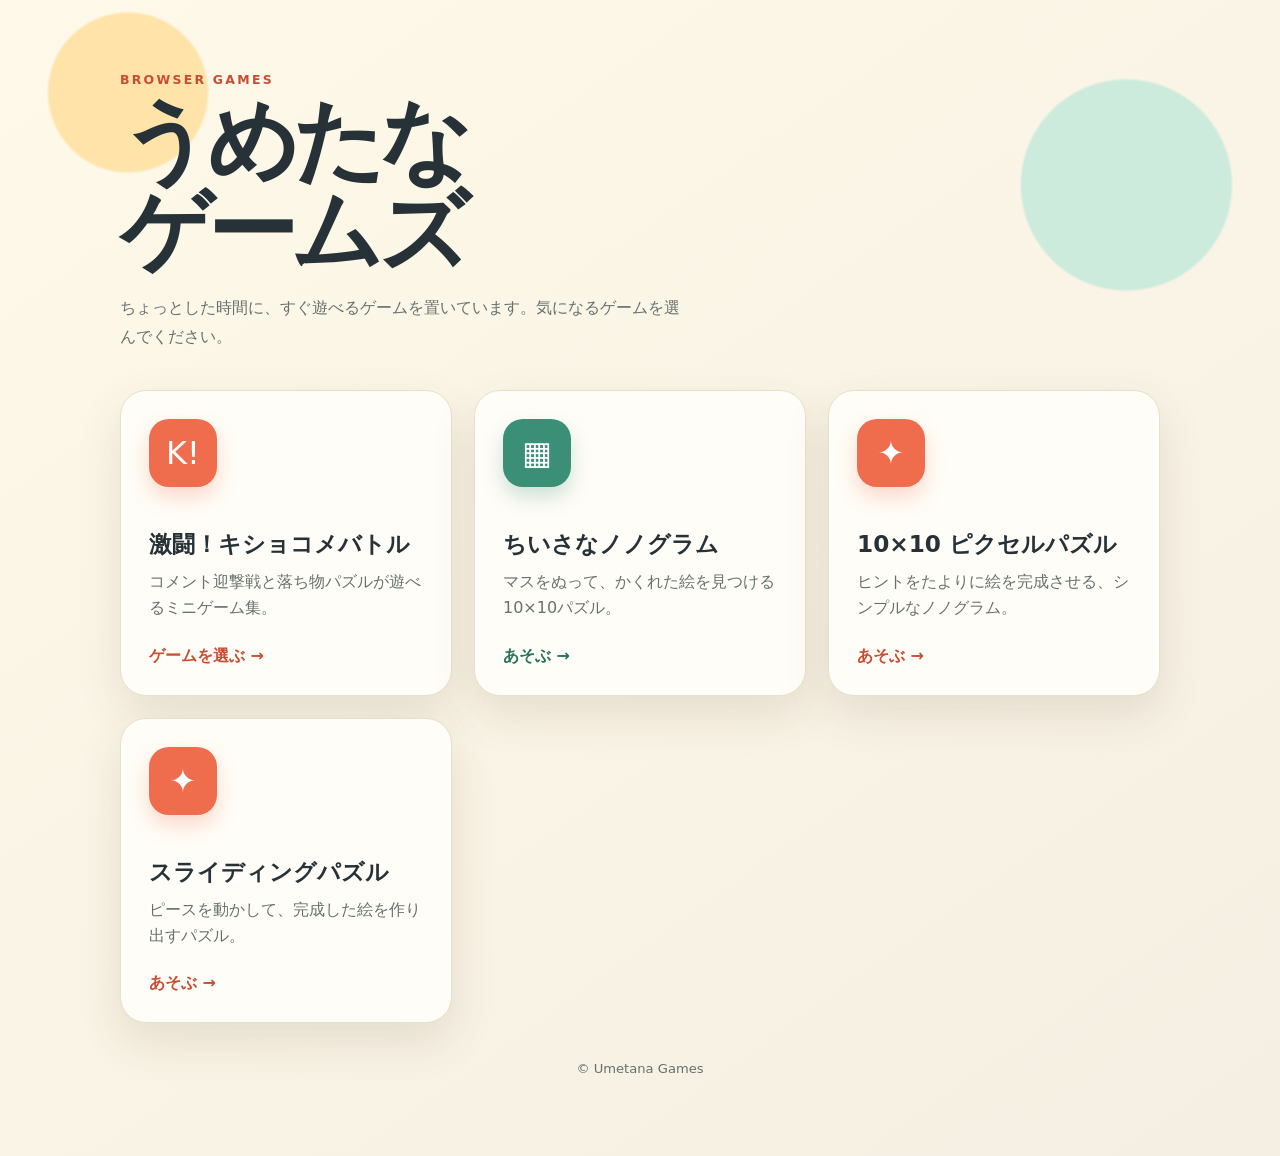
<file: index.html>
<!doctype html>
<html lang="ja">
<head>
  <meta charset="utf-8">
  <meta name="viewport" content="width=device-width, initial-scale=1">
  <meta name="theme-color" content="#fff8e8">
  <meta name="description" content="うめたなのブラウザゲーム置き場です。">
  <title>うめたなゲームズ</title>
  <style>
    :root {
      color-scheme: light;
      --ink: #263238;
      --muted: #66716f;
      --paper: #fffdf7;
      --accent: #ef6c4d;
      --accent-dark: #c84d32;
      --line: #eadfca;
      --shadow: 0 18px 45px rgba(84, 62, 37, .12);
    }

    * { box-sizing: border-box; }

    body {
      margin: 0;
      min-height: 100vh;
      color: var(--ink);
      background:
        radial-gradient(circle at 10% 8%, #ffe3a8 0 5%, transparent 5.2%),
        radial-gradient(circle at 88% 16%, #ccebdc 0 7%, transparent 7.2%),
        linear-gradient(145deg, #fff9e9, #f5efe3);
      font-family: system-ui, -apple-system, "Hiragino Sans", "Yu Gothic UI", sans-serif;
    }

    main {
      width: min(1040px, calc(100% - 32px));
      margin: 0 auto;
      padding: 72px 0 80px;
    }

    header { margin-bottom: 38px; }

    .eyebrow {
      margin: 0 0 10px;
      color: var(--accent-dark);
      font-size: .78rem;
      font-weight: 800;
      letter-spacing: .18em;
      text-transform: uppercase;
    }

    h1 {
      margin: 0;
      font-size: clamp(2.4rem, 8vw, 5.6rem);
      line-height: 1;
      letter-spacing: -.06em;
    }

    .intro {
      max-width: 560px;
      margin: 18px 0 0;
      color: var(--muted);
      font-size: 1rem;
      line-height: 1.8;
    }

    .games {
      display: grid;
      grid-template-columns: repeat(auto-fit, minmax(270px, 1fr));
      gap: 22px;
    }

    .card {
      position: relative;
      display: flex;
      min-height: 300px;
      padding: 28px;
      overflow: hidden;
      color: inherit;
      background: var(--paper);
      border: 1px solid var(--line);
      border-radius: 26px;
      box-shadow: var(--shadow);
      text-decoration: none;
      transition: transform .2s ease, box-shadow .2s ease;
    }

    .card:hover,
    .card:focus-visible {
      transform: translateY(-5px);
      box-shadow: 0 24px 55px rgba(84, 62, 37, .18);
      outline: none;
    }

    .card-body {
      position: relative;
      z-index: 1;
      display: flex;
      flex-direction: column;
      align-items: flex-start;
    }

    .icon {
      display: grid;
      width: 68px;
      height: 68px;
      margin-bottom: 42px;
      place-items: center;
      color: white;
      background: var(--accent);
      border-radius: 20px;
      font-size: 2rem;
      box-shadow: 0 10px 20px rgba(239, 108, 77, .25);
    }

    .card:nth-child(2) .icon {
      background: #3a8f76;
      box-shadow: 0 10px 20px rgba(58, 143, 118, .25);
    }

    h2 { margin: 0 0 9px; font-size: 1.45rem; }

    .card p {
      margin: 0 0 24px;
      color: var(--muted);
      line-height: 1.65;
    }

    .play {
      margin-top: auto;
      color: var(--accent-dark);
      font-weight: 800;
    }

    .card:nth-child(2) .play { color: #25735e; }
    .play::after { content: " →"; }

    footer {
      margin-top: 38px;
      color: var(--muted);
      font-size: .82rem;
      text-align: center;
    }

    @media (max-width: 600px) {
      main { padding-top: 48px; }
      .card { min-height: 270px; }
    }

    @media (prefers-reduced-motion: reduce) {
      .card { transition: none; }
    }
  </style>
</head>
<body>
  <main>
    <header>
      <p class="eyebrow">Browser Games</p>
      <h1>うめたな<br>ゲームズ</h1>
      <p class="intro">ちょっとした時間に、すぐ遊べるゲームを置いています。気になるゲームを選んでください。</p>
    </header>

    <section class="games" aria-label="ゲーム一覧">
      <a class="card" href="./kishokome/">
        <div class="card-body">
          <span class="icon" aria-hidden="true">K!</span>
          <h2>激闘！キショコメバトル</h2>
          <p>コメント迎撃戦と落ち物パズルが遊べるミニゲーム集。</p>
          <span class="play">ゲームを選ぶ</span>
        </div>
      </a>
      <a class="card" href="./kids-nonogram/">
        <div class="card-body">
          <span class="icon" aria-hidden="true">▦</span>
          <h2>ちいさなノノグラム</h2>
          <p>マスをぬって、かくれた絵を見つける10×10パズル。</p>
          <span class="play">あそぶ</span>
        </div>
      </a>

      <a class="card" href="./10x10.html">
        <div class="card-body">
          <span class="icon" aria-hidden="true">✦</span>
          <h2>10×10 ピクセルパズル</h2>
          <p>ヒントをたよりに絵を完成させる、シンプルなノノグラム。</p>
          <span class="play">あそぶ</span>
        </div>
      </a>

      <a class="card" href="./sliding_puzzle_for_kids.html">
        <div class="card-body">
          <span class="icon" aria-hidden="true">✦</span>
          <h2>スライディングパズル</h2>
          <p>ピースを動かして、完成した絵を作り出すパズル。</p>
          <span class="play">あそぶ</span>
        </div>
      </a>
    </section>

    <footer>© Umetana Games</footer>
  </main>
</body>
</html>
</file>
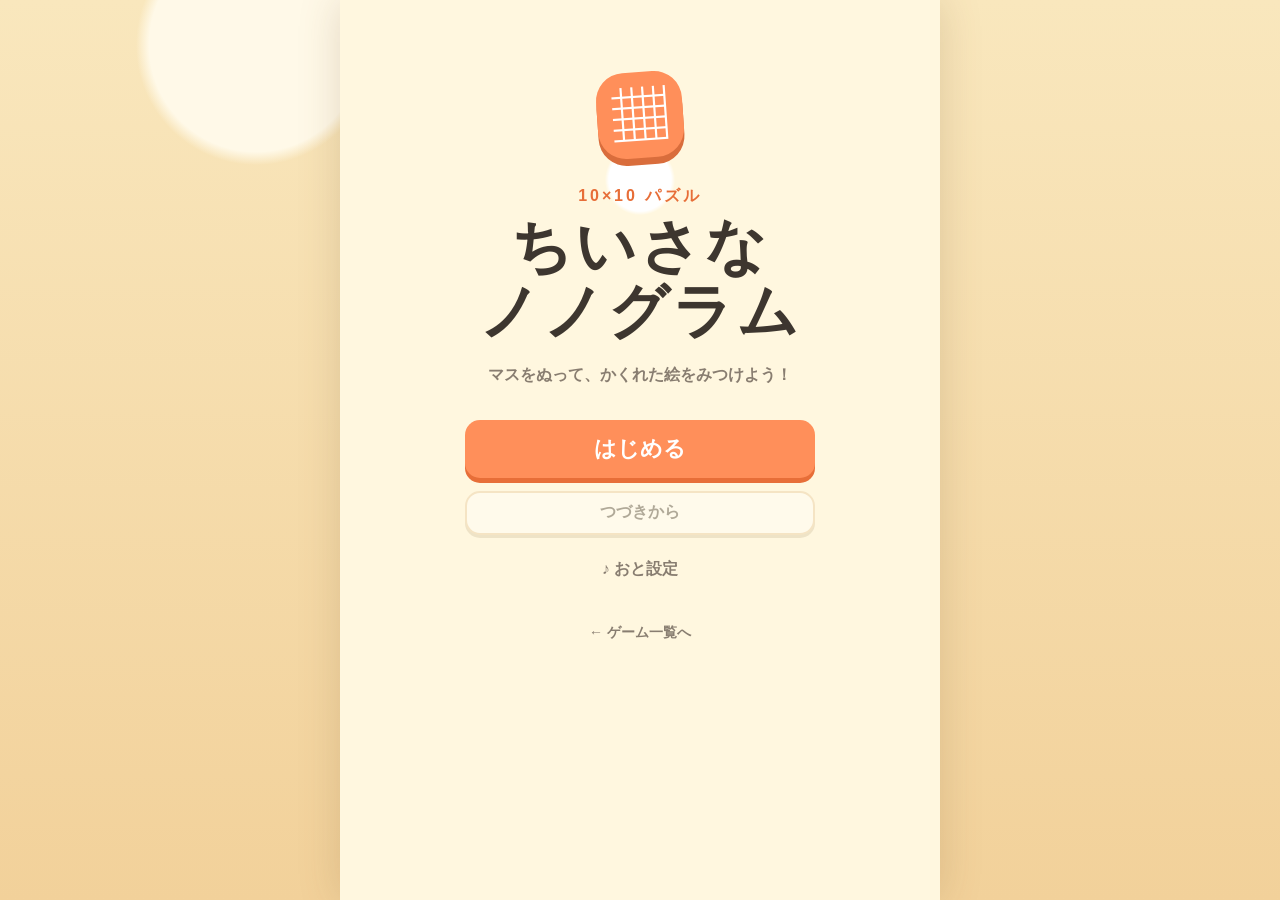
<file: kids-nonogram/index.html>
<!doctype html>
<html lang="ja">
<head>
  <meta charset="utf-8">
  <meta name="viewport" content="width=device-width, initial-scale=1">
  <meta name="theme-color" content="#fff7df">
  <title>ちいさなノノグラム</title>
  <link rel="stylesheet" href="css/style.css">
  <style>
    .home-link{display:inline-block;margin-top:22px;padding:10px 14px;color:var(--muted);font-size:14px;font-weight:800;text-decoration:none;border-radius:12px}
    .home-link:hover{color:var(--orange-dark);background:#fff7}
    .home-link:focus-visible{outline:4px solid #2d79bd;outline-offset:3px}
  </style>
</head>
<body>
  <main class="app" id="app">
    <section class="screen title-screen active" id="title-screen" aria-labelledby="app-title">
      <div class="hero-mark" aria-hidden="true">▦</div>
      <p class="eyebrow">10×10 パズル</p>
      <h1 id="app-title">ちいさな<br>ノノグラム</h1>
      <p class="lead">マスをぬって、かくれた絵をみつけよう！</p>
      <div class="stack actions">
        <button class="primary big" id="start-button">はじめる</button>
        <button class="secondary" id="continue-button" disabled>つづきから</button>
        <button class="text-button sound-open">♪ おと設定</button>
      </div>
      <a class="home-link" href="../index.html">← ゲーム一覧へ</a>
    </section>

    <section class="screen" id="select-screen" aria-labelledby="select-title">
      <header class="page-header">
        <button class="icon-button" data-go="title" aria-label="タイトルへ戻る">‹</button>
        <h2 id="select-title">もんだいをえらぶ</h2>
        <button class="icon-button sound-open" aria-label="おと設定">♪</button>
      </header>
      <div class="puzzle-list" id="puzzle-list"></div>
    </section>

    <section class="screen game-screen" id="game-screen" aria-labelledby="game-name">
      <header class="page-header game-header">
        <button class="icon-button" id="back-to-list" aria-label="問題一覧へ戻る">‹</button>
        <div><p class="stage-label" id="stage-label"></p><h2 id="game-name">？？？</h2></div>
        <button class="icon-button sound-open" aria-label="おと設定">♪</button>
      </header>
      <div class="status-row"><span id="mistake-count">おっと！ 0かい</span><span id="save-status" aria-live="polite"></span></div>
      <div class="board-wrap" id="board-wrap">
        <div class="corner" aria-hidden="true"></div>
        <div class="column-clues" id="column-clues"></div>
        <div class="row-clues" id="row-clues"></div>
        <div class="board" id="board" role="grid" aria-label="10かける10の盤面"></div>
      </div>
      <p class="toast" id="toast" role="status" aria-live="polite"></p>
      <div class="mode-group" aria-label="入力モード">
        <button class="mode active" data-mode="fill"><span aria-hidden="true">■</span> ぬる</button>
        <button class="mode" data-mode="cross"><span aria-hidden="true">×</span> ばつ</button>
        <button class="mode" data-mode="erase"><span aria-hidden="true">○</span> けす</button>
      </div>
      <div class="tool-group">
        <button id="undo-button">↶<span>ひとつもどす</span></button>
        <button id="hint-button">💡<span>ヒント</span></button>
        <button id="reset-button">↺<span>さいしょから</span></button>
      </div>
    </section>
  </main>

  <div class="modal-backdrop" id="modal-backdrop" hidden>
    <section class="modal" id="modal" role="dialog" aria-modal="true" aria-labelledby="modal-title"></section>
  </div>
  <div class="start-overlay" id="start-overlay" hidden><strong id="start-text">いくよー！</strong></div>
  <div class="confetti" id="confetti" aria-hidden="true"></div>

  <script src="js/puzzles.js"></script>
  <script src="js/storage.js"></script>
  <script src="js/audio.js"></script>
  <script src="js/game.js"></script>
  <script src="js/app.js"></script>
</body>
</html>
</file>
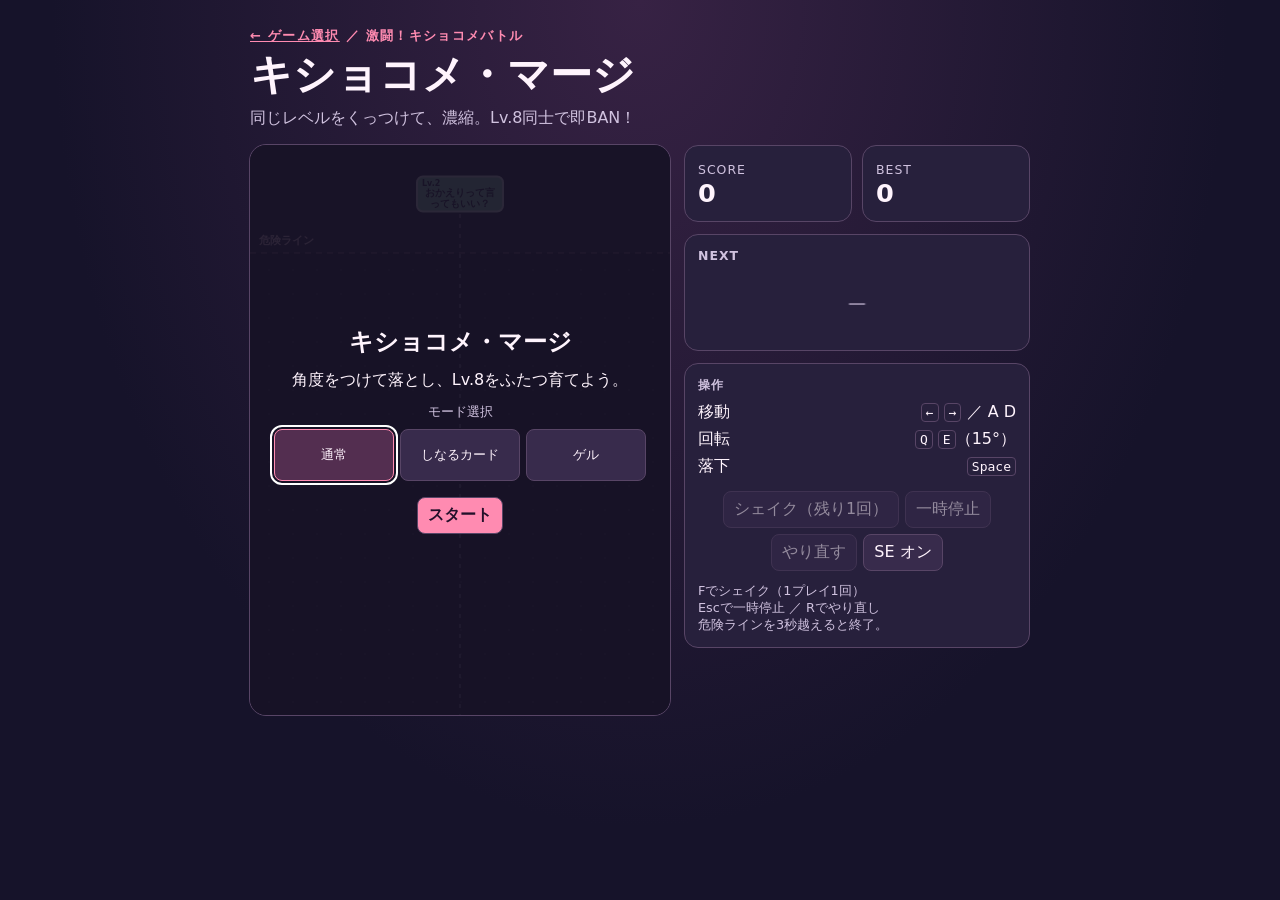
<file: kishocome-merge/index.html>
<!doctype html>
<html lang="ja">
<head>
  <meta charset="utf-8">
  <meta name="viewport" content="width=device-width, initial-scale=1">
  <meta name="theme-color" content="#16132a">
  <title>キショコメ・マージ</title>
  <link rel="stylesheet" href="./style.css">
  <script src="./vendor/matter.min.js" defer></script>
  <script type="module" src="./main.mjs"></script>
</head>
<body>
  <main>
    <header>
      <p class="series"><a href="../kishokome/" style="color: inherit">← ゲーム選択</a> ／ 激闘！キショコメバトル</p>
      <h1>キショコメ・マージ</h1>
      <p>同じレベルをくっつけて、濃縮。Lv.8同士で即BAN！</p>
    </header>
    <div class="layout">
      <div class="play-area">
        <section id="board" class="board" aria-label="ゲームフィールド">
          <canvas id="field" width="420" height="570" aria-label="コメントカードの盤面"></canvas>
          <section id="overlay" class="overlay">
            <h2 id="state">読み込み中…</h2>
            <p id="message"></p>
            <fieldset id="gameModes" class="mode-picker" hidden>
              <legend>モード選択</legend>
              <div class="mode-options">
                <label class="mode-option">
                  <input type="radio" name="game-mode" value="classic" checked>
                  <span>通常</span>
                </label>
                <label class="mode-option">
                  <input type="radio" name="game-mode" value="flexible">
                  <span>しなるカード</span>
                </label>
                <label class="mode-option">
                  <input type="radio" name="game-mode" value="gel">
                  <span>ゲル</span>
                </label>
              </div>
            </fieldset>
            <div class="actions">
              <button id="primary" type="button" hidden></button>
              <button id="secondary" type="button" hidden></button>
            </div>
          </section>
        </section>
        <div id="touchControls" class="touch-controls" role="group" aria-label="ゲーム操作" hidden>
          <button type="button" data-move="-1" aria-label="左に移動">←</button>
          <button type="button" data-turn="-1" aria-label="左に回転">↶</button>
          <button type="button" data-drop>落とす</button>
          <button type="button" data-turn="1" aria-label="右に回転">↷</button>
          <button type="button" data-move="1" aria-label="右に移動">→</button>
        </div>
      </div>
      <aside aria-label="スコアと操作">
        <div class="scores">
          <div><span>SCORE</span><strong id="score">0</strong></div>
          <div><span>BEST</span><strong id="best">0</strong></div>
        </div>
        <section class="panel next">
          <h2>NEXT</h2>
          <canvas id="nextCard" role="img" aria-label="次のカードなし"></canvas>
        </section>
        <section class="panel controls">
          <h2>操作</h2>
          <dl>
            <div><dt>移動</dt><dd><kbd>←</kbd> <kbd>→</kbd> ／ A D</dd></div>
            <div><dt>回転</dt><dd><kbd>Q</kbd> <kbd>E</kbd>（15°）</dd></div>
            <div><dt>落下</dt><dd><kbd>Space</kbd></dd></div>
          </dl>
          <div class="actions">
            <button id="shake" type="button" disabled>シェイク（残り1回）</button>
            <button id="pause" type="button" disabled>一時停止</button>
            <button id="restart" type="button" disabled>やり直す</button>
            <button id="sound" type="button" aria-pressed="true">SE オン</button>
          </div>
          <p class="hint">Fでシェイク（1プレイ1回）<br>Escで一時停止 ／ Rでやり直し<br>危険ラインを3秒越えると終了。</p>
        </section>
      </aside>
    </div>
  </main>
</body>
</html>
</file>
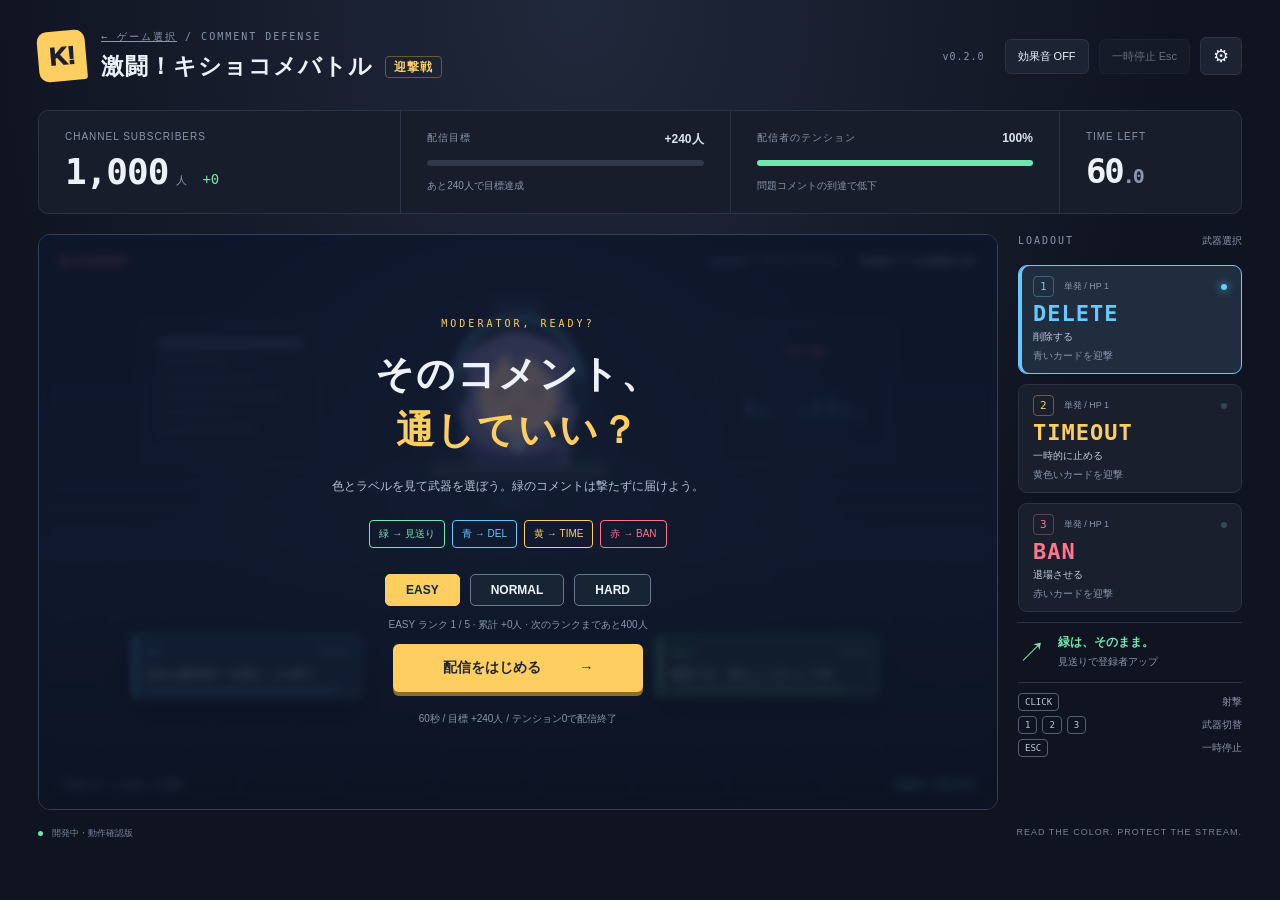
<file: kishokome-battle/index.html>
<!doctype html>
<html lang="ja">
<head>
  <meta charset="utf-8">
  <meta name="viewport" content="width=device-width,initial-scale=1">
  <meta name="theme-color" content="#101421">
  <title>激闘！キショコメバトル — 初期版</title>
  <link rel="stylesheet" href="style.css">
  <script defer src="data.js"></script>
  <script defer src="game-core.js"></script>
  <script defer src="game.js"></script>
</head>
<body>
  <main class="app">
    <header class="masthead">
      <div class="brand"><span class="brand-icon">K!</span><div><p class="eyebrow"><a href="../kishokome/" style="color: inherit">← ゲーム選択</a> / COMMENT DEFENSE</p><h1>激闘！キショコメバトル<span>迎撃戦</span></h1></div></div>
      <div class="header-actions"><span class="version">v0.2.0</span><button id="sound" class="icon-button" aria-pressed="false">効果音 OFF</button><button id="pause" class="icon-button" disabled>一時停止 <kbd>Esc</kbd></button><button id="settings" class="icon-button settings-button" type="button" aria-label="設定" aria-haspopup="dialog" title="設定">⚙</button></div>
    </header>

    <section class="dashboard" aria-label="配信の状況">
      <div class="stat subscribers"><span class="stat-label">CHANNEL SUBSCRIBERS</span><div><strong id="subscribers">1,000</strong><span class="unit">人</span><span id="delta" class="delta">+0</span></div></div>
      <div class="stat goal"><span class="stat-label">配信目標 <b>+240人</b></span><div class="meter"><span id="goal-bar"></span></div><span id="goal-caption">あと240人で目標達成</span></div>
      <div class="stat tension"><span class="stat-label">配信者のテンション <b id="tension">100%</b></span><div class="meter"><span id="tension-bar"></span></div><span>問題コメントの到達で低下</span></div>
      <div class="stat timer"><span class="stat-label">TIME LEFT</span><strong id="timer">60<span>.0</span></strong></div>
    </section>

    <div class="play-layout">
      <section class="arena" aria-label="コメント迎撃エリア">
        <canvas id="game" width="1200" height="720" tabindex="0" aria-label="マウスでカードを狙い、クリックで迎撃。1、2、3キーで武器切替。Escapeで一時停止。"></canvas>
        <div class="arena-top"><span class="live"><i></i><span id="live-label">STANDBY</span></span><span>雑談配信 / TEST CHANNEL</span><span id="combo">COMBO 00</span></div>
        <div class="arena-bottom"><span>手前のカードを狙って迎撃</span><span id="weapon-caption">装備中：DELETE</span></div>
        <div id="overlay" class="overlay">
          <div class="overlay-panel">
            <p class="eyebrow" id="overlay-kicker">MODERATOR, READY?</p>
            <h2 id="overlay-title">そのコメント、<br><em>通していい？</em></h2>
            <p id="overlay-copy">色を見て、武器を選んで、クリック。<br>緑のコメントは撃たずに配信者へ届けよう。</p>
            <div id="intro-tags" class="intro-tags"><span class="tag pass">緑 → 見送り</span><span class="tag delete">青 → DEL</span><span class="tag timeout">黄 → TIME</span><span class="tag ban">赤 → BAN</span></div>
            <div id="result-stats" class="result-stats" hidden></div>
            <div id="difficulty-picker" class="difficulty-picker" role="group" aria-label="難易度">
              <button type="button" data-mode="easy" aria-pressed="true">EASY</button>
              <button type="button" data-mode="normal" aria-pressed="false">NORMAL</button>
              <button type="button" data-mode="hard" aria-pressed="false">HARD</button>
            </div>
            <p id="rank-progress" class="overlay-foot rank-progress" hidden></p>
            <button id="start" class="primary-button">配信をはじめる <span>→</span></button>
            <button id="restart" class="text-button" hidden>最初からやり直す</button>
            <p class="overlay-foot" id="overlay-foot">60秒 / 目標 +240人 / テンション0で配信終了</p>
          </div>
        </div>
      </section>

      <aside class="sidebar">
        <div class="side-heading"><span class="eyebrow">LOADOUT</span><span>武器選択</span></div>
        <div id="weapons" class="weapons" role="group" aria-label="武器選択">
          <button class="weapon delete selected" data-weapon="delete" aria-pressed="true"><div class="weapon-top"><kbd>1</kbd><span>単発 / HP 1</span><i></i></div><strong>DELETE</strong><span class="weapon-jp">削除する</span><p>青いカードを迎撃</p></button>
          <button class="weapon timeout" data-weapon="timeout" aria-pressed="false"><div class="weapon-top"><kbd>2</kbd><span>単発 / HP 1</span><i></i></div><strong>TIMEOUT</strong><span class="weapon-jp">一時的に止める</span><p>黄色いカードを迎撃</p></button>
          <button class="weapon ban" data-weapon="ban" aria-pressed="false"><div class="weapon-top"><kbd>3</kbd><span>単発 / HP 1</span><i></i></div><strong>BAN</strong><span class="weapon-jp">退場させる</span><p>赤いカードを迎撃</p></button>
        </div>
        <div class="pass-note"><span class="pass-symbol">↗</span><div><strong id="pass-hint">緑は、そのまま。</strong><p>見送りで登録者アップ</p></div></div>
        <div class="controls"><p><kbd>CLICK</kbd><span>射撃</span></p><p><kbd>1</kbd><kbd>2</kbd><kbd>3</kbd><span>武器切替</span></p><p><kbd>ESC</kbd><span>一時停止</span></p></div>
      </aside>
    </div>
    <footer><span><i class="status-dot"></i> 開発中・動作確認版</span><span>READ THE COLOR. PROTECT THE STREAM.</span></footer>
    <p id="announcement" class="sr-only" role="status" aria-live="polite"></p>
  </main>
  <dialog id="settings-dialog" aria-labelledby="settings-title">
    <h2 id="settings-title">設定</h2>
    <p>全モードの累計登録者とランクを初期状態に戻します。</p>
    <button id="request-reset" class="icon-button" type="button">戦績をクリア…</button>
    <div id="reset-confirmation" hidden>
      <p>戦績をクリアしますか？ 消去した戦績は元に戻せません。</p>
      <button id="cancel-reset" class="icon-button" type="button">キャンセル</button>
      <button id="confirm-reset" class="icon-button reset-danger" type="button">戦績を消去する</button>
    </div>
    <p id="reset-status" role="status"></p>
    <form method="dialog"><button class="icon-button" autofocus>閉じる</button></form>
  </dialog>
</body>
</html>
</file>
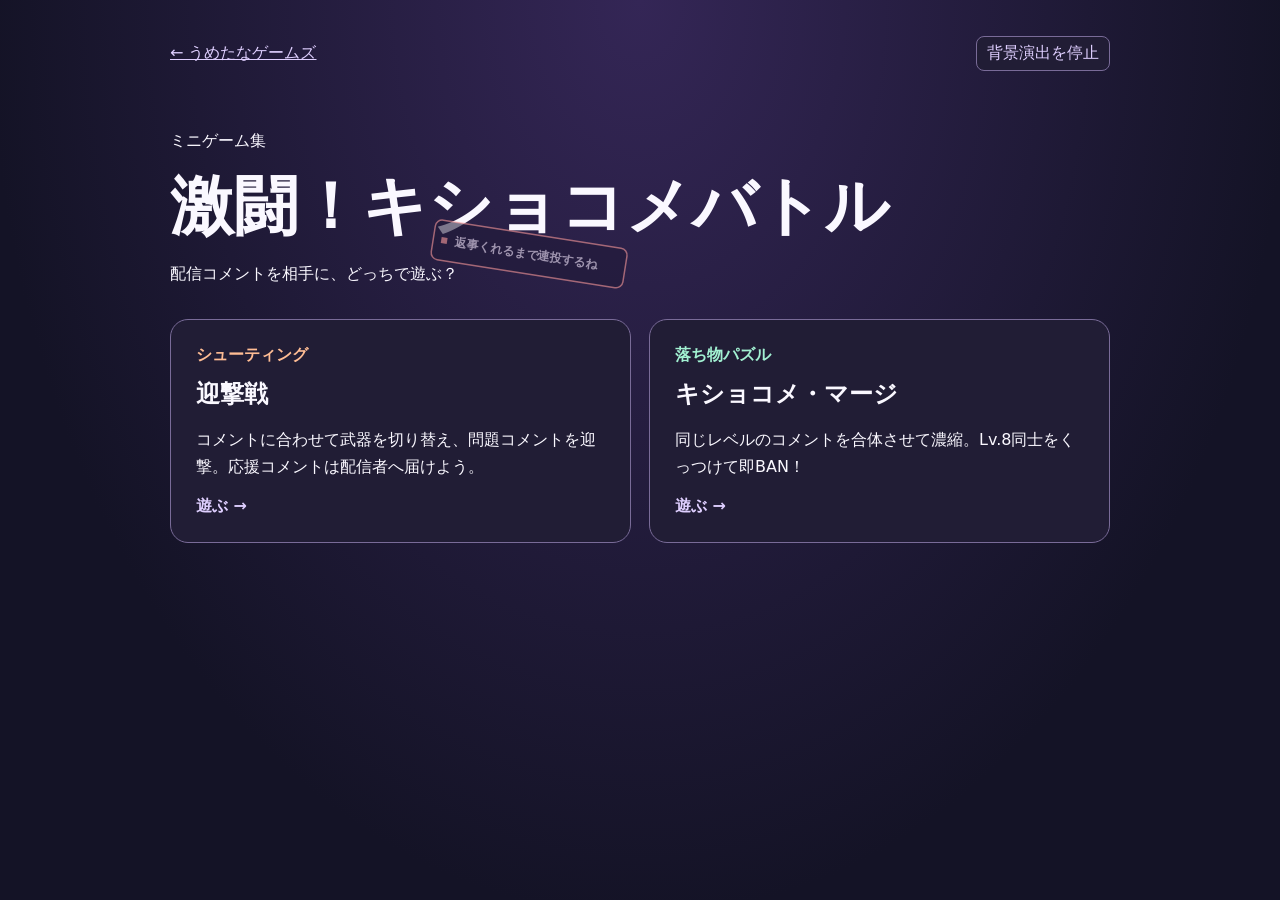
<file: kishokome/index.html>
<!doctype html>
<html lang="ja">
<head>
  <meta charset="utf-8">
  <meta name="viewport" content="width=device-width, initial-scale=1">
  <title>激闘！キショコメバトル</title>
  <style>
    * { box-sizing: border-box; }
    body { margin: 0; min-height: 100vh; color: #faf8ff; background: radial-gradient(ellipse at top, #342656, #141326 72%); font-family: system-ui, sans-serif; }
    #comment-rain { position: fixed; inset: 0; width: 100%; height: 100%; z-index: 2; pointer-events: none; }
    main { position: relative; z-index: 1; width: min(940px, calc(100% - 40px)); margin: auto; padding: 36px 0 64px; }
    .page-tools { display: flex; flex-wrap: wrap; align-items: center; justify-content: space-between; gap: 12px; }
    .page-tools button { font: inherit; color: #dfcfff; background: #211d35; border: 1px solid #796b98; border-radius: 8px; padding: 6px 10px; cursor: pointer; }
    header { margin: 56px 0 32px; }
    h1 { margin: 0; font-size: clamp(2rem, 7vw, 4rem); line-height: 1.15; }
    h1 span { display: inline-block; }
    h2 { margin: 12px 0 0; }
    p { line-height: 1.7; }
    a { color: #dfcfff; }
    a:focus-visible { outline: 3px solid #fff; outline-offset: 4px; }
    .games { display: grid; grid-template-columns: repeat(auto-fit, minmax(min(100%, 265px), 1fr)); gap: 18px; }
    .game { display: flex; flex-direction: column; align-items: flex-start; color: inherit; background: #211d35; border: 1px solid #796b98; padding: 25px; border-radius: 18px; text-decoration: none; }
    .game:hover { background: #33294b; }
    .genre { color: #ffbd94; font-weight: 700; }
    .puzzle .genre { color: #a2f1d2; }
    .play { margin-top: auto; color: #dfcfff; font-weight: 800; }
  </style>
  <script src="./comment-rain.js" defer></script>
</head>
<body>
  <canvas id="comment-rain" aria-hidden="true"></canvas>
  <main>
    <div class="page-tools">
      <a href="../">← うめたなゲームズ</a>
      <button type="button" id="motion-toggle" hidden>背景演出を再生</button>
    </div>
    <header>
      <p>ミニゲーム集</p>
      <h1><span>激闘！</span><span>キショコメバトル</span></h1>
      <p>配信コメントを相手に、どっちで遊ぶ？</p>
    </header>
    <nav class="games" aria-label="ゲーム選択">
      <a class="game" href="../kishokome-battle/">
        <span class="genre">シューティング</span>
        <h2>迎撃戦</h2>
        <p>コメントに合わせて武器を切り替え、問題コメントを迎撃。応援コメントは配信者へ届けよう。</p>
        <span class="play">遊ぶ →</span>
      </a>
      <a class="game puzzle" href="../kishocome-merge/">
        <span class="genre">落ち物パズル</span>
        <h2>キショコメ・マージ</h2>
        <p>同じレベルのコメントを合体させて濃縮。Lv.8同士をくっつけて即BAN！</p>
        <span class="play">遊ぶ →</span>
      </a>
    </nav>
  </main>
</body>
</html>
</file>
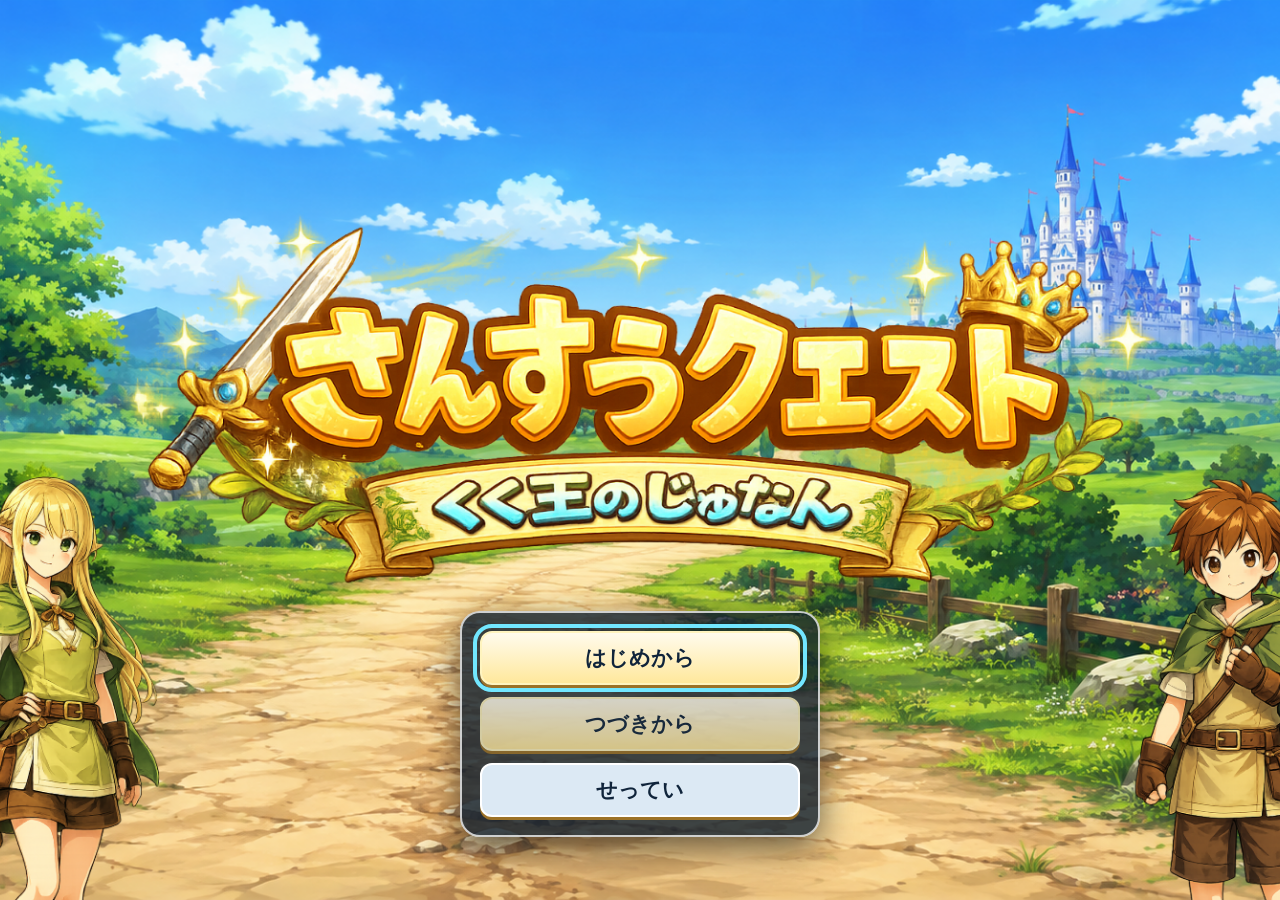
<file: sansu-quest_1/index.html>
<!doctype html>
<html lang="ja">
<head>
  <meta charset="utf-8">
  <meta name="viewport" content="width=device-width, initial-scale=1">
  <meta name="theme-color" content="#16385d">
  <title>さんすうクエスト</title>
  <link rel="stylesheet" href="player.css">
  <link rel="stylesheet" href="event-multiplication-quiz.css">
  <link rel="stylesheet" href="theme.css">
</head>
<body>
  <main id="app" class="app" aria-busy="true">
    <div id="background" class="background" aria-hidden="true"></div>
    <div class="shade" aria-hidden="true"></div>
    <header class="topbar">
      <img id="logo" class="logo" src="assets/logos/logo.png" alt="さんすうクエスト">
      <button id="settings-button" class="icon-button" type="button" aria-haspopup="dialog">せってい</button>
    </header>
    <section id="stage" class="stage" aria-label="ものがたり画面">
      <div id="slot-left" class="character-slot left" aria-hidden="true"></div>
      <div id="slot-center" class="character-slot center" aria-hidden="true"></div>
      <div id="slot-right" class="character-slot right" aria-hidden="true"></div>
    </section>
    <section id="message-box" class="message-box hidden" tabindex="0" role="button" aria-label="メッセージ。押すと次へ進みます">
      <div id="speaker" class="speaker"></div>
      <p id="message" class="message"></p>
      <span class="next-mark" aria-hidden="true">▼</span>
    </section>
    <section id="choices" class="choices hidden" aria-label="選択肢"></section>
    <section id="event-layer" class="event-layer hidden" aria-live="polite"></section>
    <section id="title-layer" class="title-layer hidden" aria-label="タイトル画面">
      <div class="title-actions">
        <button id="title-new-game" type="button">はじめから</button>
        <button id="title-continue" type="button">つづきから</button>
        <button id="title-settings" class="secondary-title" type="button">せってい</button>
      </div>
    </section>
    <section id="end-layer" class="overlay end-layer hidden" aria-live="polite">
      <div class="panel"><p id="end-message" class="end-message"></p><button id="end-restart" type="button">はじめから</button></div>
    </section>
    <section id="error-layer" class="overlay hidden" role="alert">
      <div class="panel"><h1>ゲームを はじめられません</h1><p id="error-message"></p><button id="error-reload" type="button">よみこみなおす</button></div>
    </section>
    <dialog id="settings-dialog">
      <form method="dialog" class="settings-panel">
        <h2>せってい</h2>
        <label><input id="bgm-toggle" type="checkbox" checked> BGMを ならす</label>
        <label><input id="se-toggle" type="checkbox" checked> SEを ならす</label>
        <button id="restart-button" class="danger" type="button">はじめから</button>
        <button id="return-title-button" type="button">タイトルへ もどる</button>
        <button value="close" type="submit">とじる</button>
      </form>
    </dialog>
    <div id="notice" class="notice hidden" role="status"></div>
  </main>
  <script src="event-registry.js" defer></script>
  <script src="validator.js" defer></script>
  <script src="event-multiplication-quiz.js" defer></script>
  <script src="player.js" defer></script>
</body>
</html>
</file>
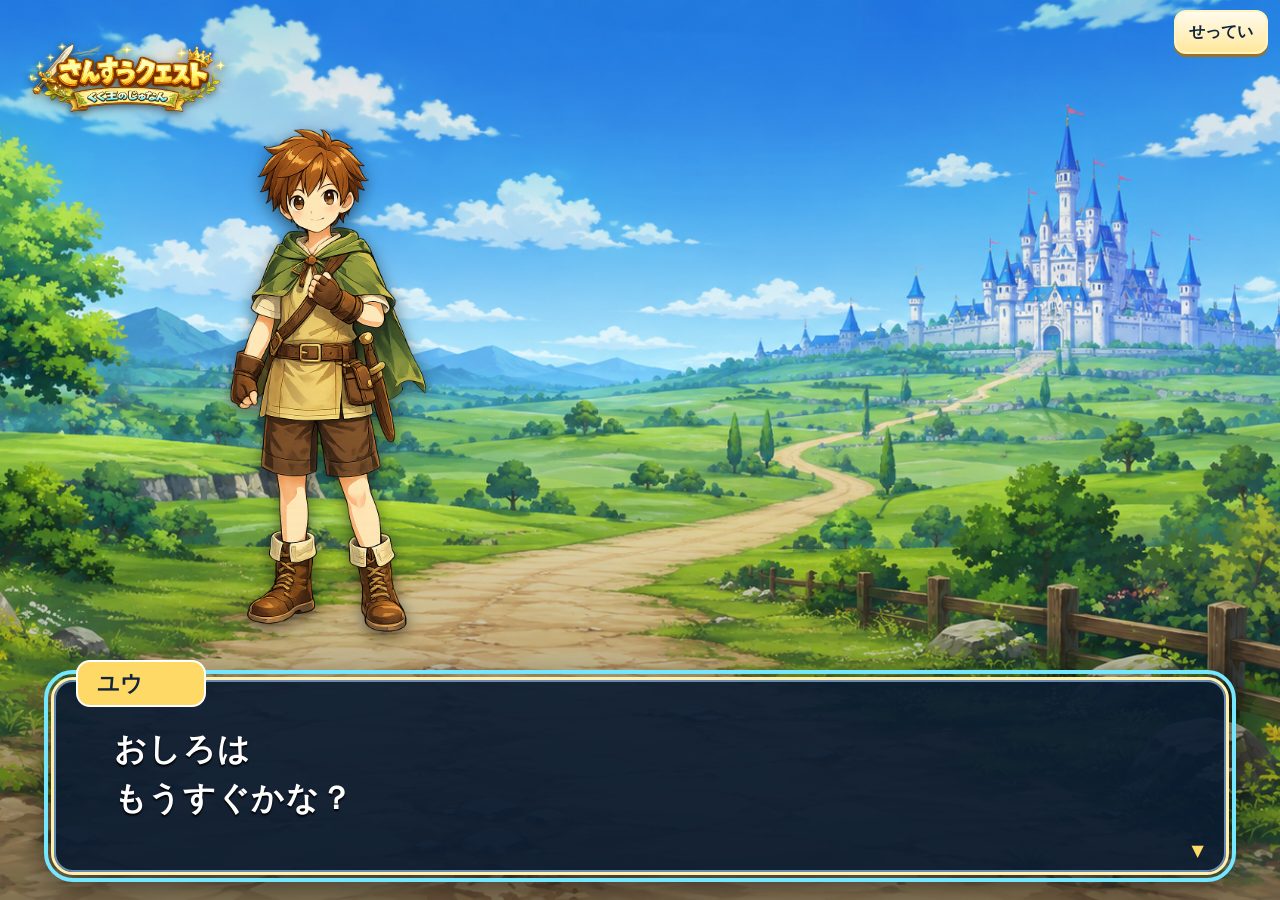
<file: sansu_quest_1/index.html>
<!doctype html>
<html lang="ja">
<head>
  <meta charset="utf-8">
  <meta name="viewport" content="width=device-width, initial-scale=1">
  <meta name="theme-color" content="#16385d">
  <title>さんすうクエスト</title>
  <link rel="stylesheet" href="style.css">
</head>
<body>
  <main id="app" class="app" aria-busy="true">
    <div id="background" class="background" aria-hidden="true"></div>
    <div class="shade" aria-hidden="true"></div>
    <header class="topbar">
      <img id="logo" class="logo" src="assets/logos/logo.png" alt="さんすうクエスト">
      <button id="settings-button" class="icon-button" type="button" aria-haspopup="dialog">せってい</button>
    </header>
    <section id="stage" class="stage" aria-label="ものがたり画面">
      <div id="slot-left" class="character-slot left" aria-hidden="true"></div>
      <div id="slot-center" class="character-slot center" aria-hidden="true"></div>
      <div id="slot-right" class="character-slot right" aria-hidden="true"></div>
    </section>
    <section id="message-box" class="message-box hidden" tabindex="0" role="button" aria-label="メッセージ。押すと次へ進みます">
      <div id="speaker" class="speaker"></div>
      <p id="message" class="message"></p>
      <span class="next-mark" aria-hidden="true">▼</span>
    </section>
    <section id="choices" class="choices hidden" aria-label="選択肢"></section>
    <section id="event-layer" class="event-layer hidden" aria-live="polite"></section>
    <section id="end-layer" class="overlay end-layer hidden" aria-live="polite">
      <div class="panel"><p id="end-message" class="end-message"></p><button id="end-restart" type="button">はじめから</button></div>
    </section>
    <section id="error-layer" class="overlay hidden" role="alert">
      <div class="panel"><h1>ゲームを はじめられません</h1><p id="error-message"></p><button id="error-reload" type="button">よみこみなおす</button></div>
    </section>
    <dialog id="settings-dialog">
      <form method="dialog" class="settings-panel">
        <h2>せってい</h2>
        <label><input id="bgm-toggle" type="checkbox" checked> BGMを ならす</label>
        <label><input id="se-toggle" type="checkbox" checked> SEを ならす</label>
        <button id="restart-button" class="danger" type="button">はじめから</button>
        <button value="close" type="submit">とじる</button>
      </form>
    </dialog>
    <div id="notice" class="notice hidden" role="status"></div>
  </main>
  <script src="multiplication-quiz.js" defer></script>
  <script src="player.js" defer></script>
</body>
</html>
</file>
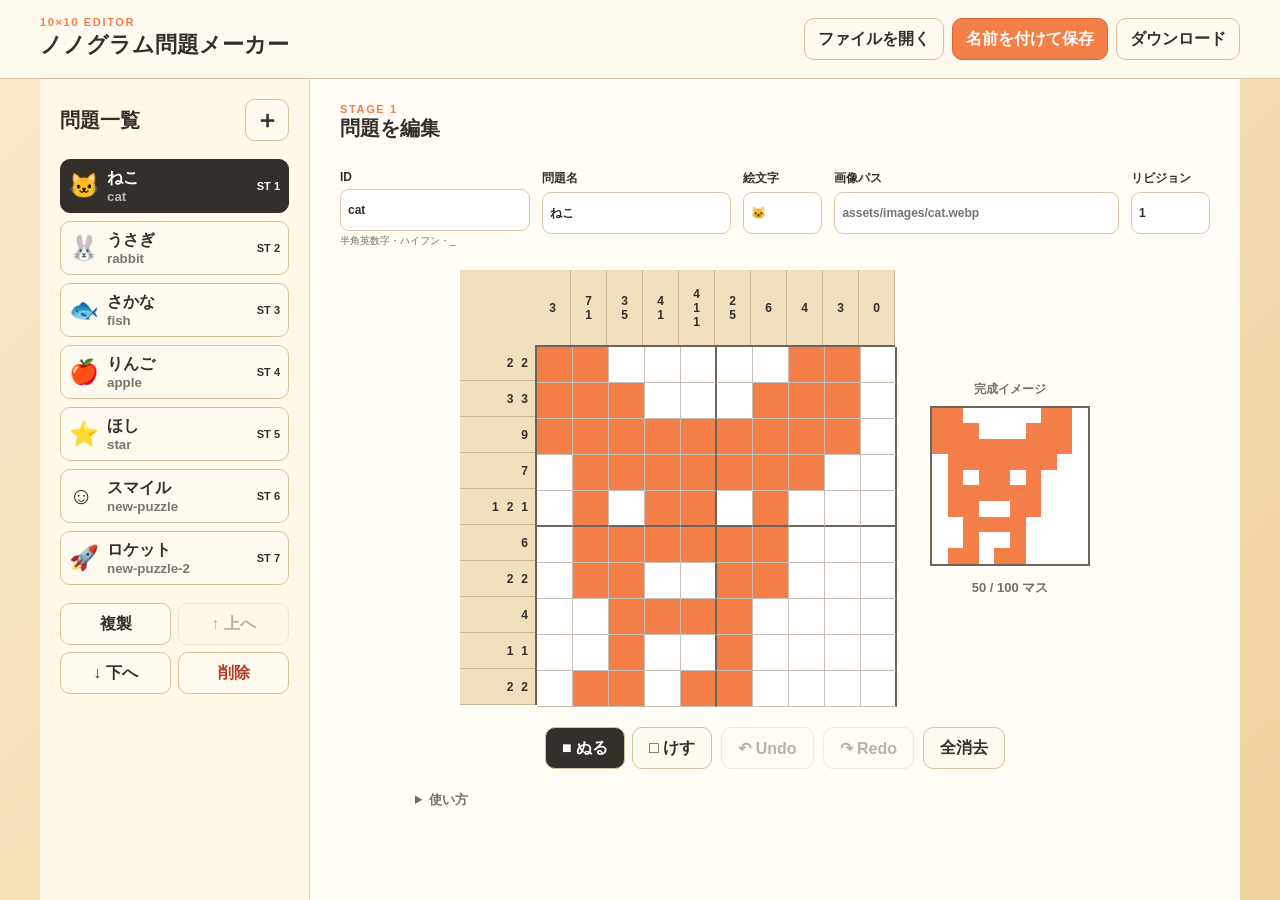
<file: kids-nonogram/tools/puzzle-maker/index.html>
<!doctype html>
<html lang="ja">
<head>
  <meta charset="utf-8">
  <meta name="viewport" content="width=device-width,initial-scale=1">
  <title>ノノグラム問題メーカー</title>
  <link rel="stylesheet" href="style.css">
</head>
<body>
  <header class="topbar">
    <div><p>10×10 EDITOR</p><h1>ノノグラム問題メーカー</h1></div>
    <div class="file-actions">
      <button id="open-file">ファイルを開く</button>
      <button id="save-file" class="primary">名前を付けて保存</button>
      <button id="overwrite-file" hidden>上書き保存</button>
      <button id="download-file">ダウンロード</button>
      <input id="file-input" type="file" accept=".js,text/javascript,application/javascript" hidden>
    </div>
  </header>

  <main class="layout">
    <aside class="sidebar" aria-labelledby="list-title">
      <div class="section-title"><h2 id="list-title">問題一覧</h2><button id="add-puzzle" class="square" aria-label="問題を追加">＋</button></div>
      <div id="puzzle-list" class="puzzle-list"></div>
      <div class="list-actions">
        <button id="duplicate-puzzle">複製</button>
        <button id="move-up">↑ 上へ</button>
        <button id="move-down">↓ 下へ</button>
        <button id="delete-puzzle" class="danger">削除</button>
      </div>
    </aside>

    <section class="editor" aria-labelledby="editor-title">
      <div class="section-title">
        <div><p id="edit-stage">STAGE 1</p><h2 id="editor-title">問題を編集</h2></div>
        <span id="dirty-mark" class="dirty" hidden>未保存</span>
      </div>
      <div id="notice" class="notice" role="status" aria-live="polite"></div>
      <div class="metadata">
        <label>ID<input id="field-id" maxlength="40" autocomplete="off"><small>半角英数字・ハイフン・_</small></label>
        <label>問題名<input id="field-name" maxlength="30"></label>
        <label>絵文字<input id="field-placeholder" maxlength="8"></label>
        <label>画像パス<input id="field-image" placeholder="assets/images/cat.webp"></label>
        <label>リビジョン<input id="field-revision" type="number" min="1" step="1" readonly></label>
      </div>

      <div class="workspace">
        <div class="dot-editor">
          <div class="corner" aria-hidden="true"></div>
          <div id="column-clues" class="column-clues"></div>
          <div id="row-clues" class="row-clues"></div>
          <div id="pixel-grid" class="pixel-grid" role="grid" aria-label="10かける10の問題作成盤面"></div>
        </div>
        <aside class="preview">
          <span>完成イメージ</span>
          <div id="mini-preview" class="mini-preview" aria-label="完成イメージ"></div>
          <strong id="filled-count">0 / 100 マス</strong>
        </aside>
      </div>

      <div class="editor-actions">
        <div class="mode-actions" aria-label="描画モード">
          <button class="mode active" data-mode="draw">■ ぬる</button>
          <button class="mode" data-mode="erase">□ けす</button>
        </div>
        <button id="undo" disabled>↶ Undo</button>
        <button id="redo" disabled>↷ Redo</button>
        <button id="clear-grid">全消去</button>
      </div>
      <details class="help">
        <summary>使い方</summary>
        <p>マスをクリックまたはドラッグして絵を作ります。問題を編集して保存すると、その問題のリビジョンが1増えます。出力したファイルをゲームの <code>js/puzzles.js</code> と置き換えてください。</p>
      </details>
    </section>
  </main>

  <div id="dialog-backdrop" class="dialog-backdrop" hidden>
    <section class="dialog" role="dialog" aria-modal="true" aria-labelledby="dialog-title">
      <h2 id="dialog-title">問題を削除しますか？</h2>
      <p>この操作はUndoできません。</p>
      <div><button id="dialog-cancel">やめる</button><button id="dialog-confirm" class="danger">削除する</button></div>
    </section>
  </div>
  <script src="../../js/puzzles.js"></script>
  <script src="maker.js"></script>
</body>
</html>
</file>
<file: kids-nonogram/css/style.css>
:root{--cream:#fff7df;--paper:#fffdf5;--ink:#3d362f;--muted:#887d70;--orange:#ff8f5a;--orange-dark:#e76e38;--mint:#69c9ae;--blue:#78b9e6;--line:#6e6256;--cell:min(7.4vw,34px);--clue:min(16vw,72px);font-family:"Yu Gothic","Hiragino Kaku Gothic ProN",Meiryo,sans-serif;color:var(--ink);background:#f6dcae}
*{box-sizing:border-box}body{margin:0;min-height:100vh;background:radial-gradient(circle at 20% 5%,#fff9e8 0 8%,transparent 9%),linear-gradient(#f9e7bd,#f2d19a)}button{font:inherit;color:inherit}.app{width:min(100%,600px);min-height:100vh;margin:auto;background:var(--cream);box-shadow:0 0 40px #76552c33;overflow:hidden}.screen{display:none;min-height:100vh;padding:18px}.screen.active{display:block}.title-screen{text-align:center;padding-top:max(48px,8vh);background:radial-gradient(circle at 50% 20%,#fff 0 4%,transparent 4.5%),var(--cream)}.hero-mark{width:86px;height:86px;margin:auto;display:grid;place-items:center;border-radius:28px;background:var(--orange);color:white;font-size:54px;transform:rotate(-4deg);box-shadow:0 7px 0 #d96d3c}.eyebrow{margin:28px 0 8px;color:var(--orange-dark);font-weight:800;letter-spacing:.18em}.title-screen h1{font-size:clamp(38px,12vw,60px);line-height:1.08;margin:0;letter-spacing:.06em}.lead{color:var(--muted);font-weight:700;margin:20px auto 34px}.stack{display:grid;gap:13px;max-width:350px;margin:auto}button{min-height:44px;border:0;border-radius:15px;background:#fff;box-shadow:0 3px 0 #d7c6a5;font-weight:800;cursor:pointer}button:focus-visible{outline:4px solid #2d79bd;outline-offset:3px}button:disabled{opacity:.4;cursor:not-allowed}.primary{background:var(--orange);color:#fff;box-shadow:0 5px 0 var(--orange-dark)}.big{font-size:22px;min-height:58px}.secondary{border:2px solid #e7c99e}.text-button{background:transparent;box-shadow:none;color:var(--muted)}.page-header{height:62px;display:grid;grid-template-columns:48px 1fr 48px;align-items:center;text-align:center;gap:8px}.page-header h2{font-size:21px;margin:0}.icon-button{width:44px;padding:0;font-size:26px;background:#fff8}.puzzle-list{display:grid;grid-template-columns:repeat(2,1fr);gap:14px;padding:18px 0}.puzzle-card{padding:10px;text-align:left;background:#fff;border:3px solid transparent}.puzzle-card.cleared{border-color:var(--mint)}.puzzle-art{aspect-ratio:1;border-radius:13px;background:#f4e6c8;display:grid;place-items:center;font-size:58px;overflow:hidden}.puzzle-art img{width:100%;height:100%;object-fit:cover}.puzzle-meta{display:flex;justify-content:space-between;align-items:center;margin-top:9px;font-size:13px}.puzzle-name{font-size:17px;margin:4px 0}.badge{color:#27836b}.game-screen{padding:10px 10px 22px}.game-header{height:55px}.game-header h2{font-size:18px}.stage-label{font-size:11px;color:var(--orange-dark);margin:0;font-weight:800}.status-row{display:flex;justify-content:space-between;min-height:28px;padding:3px 8px;color:var(--muted);font-size:13px;font-weight:700}.board-wrap{display:grid;grid-template-columns:var(--clue) calc(var(--cell)*10);grid-template-rows:var(--clue) calc(var(--cell)*10);justify-content:center;touch-action:none;user-select:none;-webkit-user-select:none}.corner{grid-area:1/1;background:#f2dfb9;border-radius:9px 0 0 0}.column-clues{grid-area:1/2;display:grid;grid-template-columns:repeat(10,var(--cell))}.row-clues{grid-area:2/1;display:grid;grid-template-rows:repeat(10,var(--cell))}.clue{display:flex;align-items:center;justify-content:center;font-size:clamp(9px,2.7vw,13px);font-weight:800;line-height:1.05;background:#f2dfb9}.column-clues .clue{flex-direction:column;border-right:1px solid #c9b693}.row-clues .clue{gap:4px;border-bottom:1px solid #c9b693;padding-right:5px;justify-content:flex-end}.clue.done{color:#a99c88;text-decoration:line-through}.board{grid-area:2/2;display:grid;grid-template-columns:repeat(10,var(--cell));grid-template-rows:repeat(10,var(--cell));border:2px solid var(--line);background:#fff}.cell{width:var(--cell);height:var(--cell);min-height:0;border:0;border-right:1px solid #c9c0b5;border-bottom:1px solid #c9c0b5;border-radius:0;box-shadow:none;padding:0;background:#fff;position:relative}.cell:nth-child(5n){border-right:2px solid var(--line)}.cell:nth-child(n+41):nth-child(-n+50){border-bottom:2px solid var(--line)}.cell.filled{background:var(--orange)}.cell.cross::before,.cell.cross::after{content:"";position:absolute;left:22%;top:48%;width:56%;height:2px;background:#718399;border-radius:3px;transform:rotate(45deg)}.cell.cross::after{transform:rotate(-45deg)}.cell.mistake{animation:shake .28s}.toast{height:25px;margin:4px;text-align:center;color:var(--orange-dark);font-weight:900}.mode-group{display:grid;grid-template-columns:repeat(3,1fr);gap:9px;max-width:420px;margin:auto}.mode{border:2px solid #ead3ad}.mode.active{background:var(--ink);color:#fff;box-shadow:0 3px 0 #17130f}.tool-group{display:grid;grid-template-columns:repeat(3,1fr);gap:9px;max-width:420px;margin:12px auto}.tool-group button{display:grid;place-items:center;font-size:21px;padding:7px}.tool-group span{font-size:11px}.modal-backdrop{position:fixed;inset:0;background:#2c231db8;z-index:20;display:grid;place-items:center;padding:20px}.modal-backdrop[hidden],.start-overlay[hidden]{display:none}.modal{width:min(100%,390px);max-height:90vh;overflow:auto;background:var(--paper);border-radius:25px;padding:24px;text-align:center;box-shadow:0 12px 45px #0005}.modal h2{font-size:27px;margin:0 0 12px}.modal p{color:var(--muted)}.modal-actions{display:grid;gap:10px;margin-top:20px}.sound-row{display:flex;align-items:center;justify-content:space-between;padding:10px 0;border-bottom:1px solid #e7dcc8}.toggle[aria-pressed="true"]{background:var(--mint);color:#fff}.complete-art{width:180px;aspect-ratio:1;margin:10px auto;border-radius:28px;background:#f2dfb9;display:grid;place-items:center;font-size:90px}.complete-art img{width:100%;height:100%;object-fit:cover;border-radius:inherit}.start-overlay{position:fixed;inset:0;z-index:15;display:grid;place-items:center;pointer-events:none;background:#fff6}.start-overlay strong{font-size:40px;color:var(--orange-dark);animation:pop .55s}.confetti{position:fixed;inset:0;pointer-events:none;z-index:19;overflow:hidden}.confetti i{position:absolute;top:-20px;width:10px;height:18px;animation:fall 1.6s linear forwards}.board.flash{animation:flash .7s}.save-warning{color:#b24c35!important}@keyframes shake{25%{transform:translateX(-4px)}50%{transform:translateX(4px)}75%{transform:translateX(-2px)}}@keyframes pop{50%{transform:scale(1.2)}}@keyframes fall{to{transform:translateY(105vh) rotate(540deg)}}@keyframes flash{50%{filter:brightness(1.25);transform:scale(1.02)}}
@media(max-width:370px){:root{--clue:55px}.screen{padding-left:6px;padding-right:6px}.clue{font-size:9px}.mode-group,.tool-group{gap:5px}}
@media(orientation:landscape) and (max-height:600px){.app{max-width:900px}.game-screen{display:none}.game-screen.active{display:grid;grid-template-columns:1fr 290px;grid-template-rows:auto auto 1fr;column-gap:14px}.game-header,.status-row{grid-column:1/-1}.board-wrap{grid-column:1;grid-row:3}.game-screen>.toast,.game-screen>.mode-group,.game-screen>.tool-group{grid-column:2}.mode-group{width:100%;align-self:end}.tool-group{width:100%;align-self:start}.toast{align-self:end}}
@media(prefers-reduced-motion:reduce){*,*::before,*::after{animation-duration:.01ms!important;animation-iteration-count:1!important;scroll-behavior:auto!important}}
</file>
<file: kishocome-merge/style.css>
:root {
  color-scheme: dark;
  font-family: system-ui, "Yu Gothic UI", sans-serif;
  background: #16132a;
  color: #fff4fd;
  --muted: #d0c2df;
  --line: #584566;
  --accent: #ff8bb1;
}
* { box-sizing: border-box; }
[hidden] { display: none !important; }
body {
  margin: 0;
  min-height: 100vh;
  background: radial-gradient(ellipse at top, #372244, transparent 65%);
}
main { width: min(780px, calc(100% - 28px)); margin: auto; padding: 22px 0; }
header { margin-bottom: 16px; }
header p { color: var(--muted); margin: 5px 0 0; }
header .series { color: var(--accent); font-size: .82rem; font-weight: 700; letter-spacing: .1em; }
h1 { margin: 2px 0; font-size: clamp(1.55rem, 5vw, 2.6rem); }
.layout { display: grid; grid-template-columns: minmax(0, 420px) minmax(210px, 1fr); gap: 14px; }
.board {
  position: relative;
  align-self: start;
  overflow: hidden;
  border-radius: 16px;
  outline: 1px solid var(--line);
  background: #201a33;
}
@media (prefers-reduced-motion: no-preference) {
  .board { transform: translate(var(--shake-x, 0px), var(--shake-y, 0px)); }
}
canvas { width: 100%; height: auto; display: block; }
.overlay {
  position: absolute;
  inset: 0;
  display: grid;
  align-content: center;
  justify-items: center;
  padding: 24px;
  text-align: center;
  background: #171225e8;
}
.overlay h2, .overlay p { margin: 0 0 12px; }
.mode-picker { border: 0; min-width: 0; margin: 0 0 16px; padding: 0; width: 100%; }
.mode-picker legend { margin: 0 auto 8px; padding: 0; color: var(--muted); font-size: .82rem; }
.mode-options { display: grid; grid-template-columns: repeat(3, minmax(0, 1fr)); gap: 6px; }
.mode-option { position: relative; display: flex; }
.mode-option input { position: absolute; opacity: 0; }
.mode-option span {
  display: grid;
  place-content: center;
  width: 100%;
  min-height: 52px;
  padding: 4px;
  border: 1px solid var(--line);
  border-radius: 8px;
  background: #382b4c;
  font-size: .8rem;
  cursor: pointer;
}
.mode-option input:checked + span { border-color: var(--accent); background: #532e50; }
.mode-option input:focus-visible + span { outline: 2px solid #fff; outline-offset: 2px; }
aside { display: grid; align-content: start; gap: 12px; }
.scores { display: grid; grid-template-columns: 1fr 1fr; gap: 10px; }
.scores > div, .panel {
  border: 1px solid var(--line);
  border-radius: 14px;
  padding: 13px;
  background: #27203c;
}
.scores span, .panel h2 { color: var(--muted); font-size: .78rem; letter-spacing: .08em; }
.scores strong { display: block; font-size: 1.6rem; font-variant-numeric: tabular-nums; }
.panel h2 { margin: 0 0 8px; }
.next { min-height: 100px; }
.next canvas { width: min(100%, 152px); margin-inline: auto; }
dl { margin: 0 0 14px; }
dl div { display: flex; justify-content: space-between; gap: 6px; margin: 6px 0; }
dd { margin: 0; }
kbd { border: 1px solid var(--line); border-radius: 4px; padding: 1px 4px; }
.actions { display: flex; justify-content: center; flex-wrap: wrap; gap: 6px; }
button {
  border: 1px solid var(--line);
  background: #382b4c;
  color: inherit;
  border-radius: 8px;
  padding: 7px 10px;
  font: inherit;
  cursor: pointer;
}
button:hover:enabled { border-color: var(--accent); }
button:focus-visible { outline: 2px solid #fff; outline-offset: 2px; }
button:disabled { opacity: .5; cursor: default; }
#primary { background: #ff8bb1; color: #23102a; font-weight: 800; }
.hint { font-size: .8rem; margin: 12px 0 0; color: var(--muted); }
.touch-controls { display: none; }
@media (any-pointer: coarse), (max-width: 620px) {
  .touch-controls {
    display: grid;
    grid-template-columns: 1fr 1fr 1.5fr 1fr 1fr;
    gap: 5px;
    margin-top: 8px;
  }
  .touch-controls button {
    min-height: 46px;
    padding: 4px 2px;
    font-size: 1.2rem;
    touch-action: manipulation;
    user-select: none;
  }
  .touch-controls [data-move] { touch-action: none; }
  .touch-controls [data-drop] { background: var(--accent); color: #23102a; font-size: .95rem; font-weight: 800; }
  .touch-controls button:active { filter: brightness(1.25); }
}
@media (max-width: 620px) {
  main { width: min(420px, calc(100% - 20px)); padding: 10px 0; }
  header { margin-bottom: 8px; }
  header > p:last-child { display: none; }
  .layout { grid-template-columns: repeat(2, minmax(0, 1fr)); gap: 8px; }
  aside { display: contents; }
  .scores { grid-column: 1; grid-row: 1; gap: 4px; }
  .scores > div, .next { padding: 4px 5px; min-height: 0; }
  .scores span, .next h2 { font-size: .65rem; }
  .scores strong { font-size: 1rem; overflow-wrap: anywhere; }
  .next { grid-column: 2; grid-row: 1; display: flex; align-items: center; gap: 4px; }
  .next h2 { margin: 0; }
  .next canvas { width: min(100%, 94px); min-width: 0; }
  .play-area { grid-column: 1 / -1; grid-row: 2; }
  .board {
    width: min(100%, max(220px, calc((100svh - 290px) * 420 / 570)));
    margin-inline: auto;
  }
  .overlay { padding: 12px; }
  .controls { grid-column: 1 / -1; grid-row: 3; padding: 5px; }
  .controls h2, .controls dl, .controls .hint { display: none; }
  .controls button { min-height: 44px; font-size: .78rem; }
}
</file>
<file: kishokome-battle/style.css>
@charset "UTF-8";
:root{color-scheme:dark;--bg:#101421;--panel:#181e2d;--line:#2b3447;--text:#edf2fa;--muted:#8996ae;--blue:#67c9ff;--yellow:#ffce60;--red:#ff758d;--green:#72e5b0;font-family:"Segoe UI","Yu Gothic UI","Meiryo",sans-serif}
*{box-sizing:border-box}body{margin:0;background:radial-gradient(ellipse at 45% 0,#20283b 0,transparent 60%),var(--bg);color:var(--text);min-height:100vh}button{font:inherit;color:inherit;cursor:pointer}button:disabled{opacity:.4;cursor:default}button:focus-visible,canvas:focus-visible{outline:2px solid #fff;outline-offset:4px}button{touch-action:manipulation}kbd{font-family:Consolas,monospace;font-size:11px;border:1px solid #536075;border-radius:4px;padding:3px 6px;color:#bec9da}.app{max-width:1640px;margin:auto;padding:30px 38px 18px}.masthead{display:flex;justify-content:space-between;align-items:center;gap:20px;margin-bottom:28px}.brand{display:flex;align-items:center;gap:15px}.brand-icon{display:grid;place-items:center;width:48px;height:50px;background:var(--yellow);color:#182032;font-weight:950;font-size:25px;transform:rotate(-5deg);border-radius:10px 10px 3px 10px}.eyebrow{font:10px Consolas,monospace;letter-spacing:2px;color:var(--muted);margin:0 0 7px}h1{font-size:23px;letter-spacing:1px;margin:0;font-weight:900}h1 span{margin-left:12px;color:var(--yellow);font-size:12px;border:1px solid #6b5b33;padding:3px 8px;border-radius:4px;vertical-align:middle}.header-actions{display:flex;align-items:center;gap:10px}.version{font:10px Consolas,monospace;letter-spacing:1px;color:var(--muted);margin-right:10px}.icon-button{background:#1c2333;border:1px solid var(--line);padding:9px 12px;border-radius:6px;font-size:11px}.icon-button kbd{margin-left:7px;font-size:9px}.dashboard{display:grid;grid-template-columns:1.1fr 1fr 1fr .55fr;border:1px solid var(--line);border-radius:10px;background:#171d2a;margin-bottom:20px;overflow:hidden}.stat{padding:20px 26px;border-right:1px solid var(--line);min-width:0}.stat:last-child{border:0}.stat-label{display:block;font:10px Consolas,"Yu Gothic UI",sans-serif;letter-spacing:1px;color:var(--muted);margin-bottom:9px}.stat-label b{float:right;color:#dbe4f3;font-size:12px;letter-spacing:0}.subscribers strong{font:700 36px Consolas,monospace;letter-spacing:-1px}.unit{font-size:11px;color:var(--muted);margin-left:8px}.delta{color:var(--green);margin-left:15px;font:14px Consolas,monospace}.meter{height:6px;background:#30384a;border-radius:5px;overflow:hidden;margin:15px 0 9px}.meter span{display:block;height:100%;width:0;background:var(--yellow);transition:width .2s}.tension .meter span{width:100%;background:var(--green)}.goal>span:last-child,.tension>span:last-child{font-size:10px;color:var(--muted)}.timer strong{font:700 34px Consolas,monospace;letter-spacing:-2px}.timer strong span{font-size:20px;color:var(--muted)}.play-layout{display:grid;grid-template-columns:minmax(0,1fr) 224px;gap:20px}.arena{position:relative;aspect-ratio:5/3;min-width:0;border:1px solid #35405a;border-radius:12px;overflow:hidden;background:#101826}canvas{display:block;width:100%;height:100%;cursor:crosshair;touch-action:none}.arena-top,.arena-bottom{position:absolute;left:23px;right:23px;display:flex;align-items:center;justify-content:space-between;pointer-events:none;color:#8293af;font:10px Consolas,"Yu Gothic UI",sans-serif;letter-spacing:1px}.arena-top{top:20px}.arena-bottom{bottom:17px;font-size:10px;letter-spacing:0}.arena-top>span:nth-child(2){margin-left:auto;margin-right:20px;font-size:9px}.live{display:flex;align-items:center;gap:7px;color:var(--red);font-weight:700}.live i{width:6px;height:6px;border-radius:50%;background:currentColor;box-shadow:0 0 12px currentColor}#combo{color:#e2e8f5}#weapon-caption{color:var(--blue)}.side-heading{display:flex;justify-content:space-between;align-items:baseline;margin:0 0 12px}.side-heading>span:last-child{font-size:10px;color:var(--muted)}.weapons{display:grid;gap:10px}.weapon{--accent:var(--blue);text-align:left;border:1px solid var(--line);background:#191f2d;border-radius:9px;padding:13px 17px;position:relative;transition:border-color .15s,background .15s}.weapon.timeout{--accent:var(--yellow)}.weapon.ban{--accent:var(--red)}.weapon:hover{background:#242c3d}.weapon.selected{border-color:var(--accent);background:color-mix(in srgb,var(--accent) 8%,#191f2d);box-shadow:inset 3px 0 var(--accent)}.weapon-top{display:flex;align-items:center;gap:10px;margin-bottom:8px}.weapon-top kbd{color:var(--accent);border-color:color-mix(in srgb,var(--accent) 35%,transparent)}.weapon-top span{color:var(--muted);font-size:9px}.weapon-top i{margin-left:auto;width:6px;height:6px;border-radius:50%;background:#394459}.selected .weapon-top i{background:var(--accent);box-shadow:0 0 10px var(--accent)}.weapon>strong{font:700 22px Consolas,monospace;letter-spacing:1px;color:var(--accent);display:block}.weapon-jp{font-size:10px;color:#c2ccdd}.weapon p{margin:8px 0 0;font-size:10px;color:var(--muted)}.pass-note{display:flex;gap:12px;align-items:center;margin:17px 0;padding:12px 0;border-top:1px solid var(--line);border-bottom:1px solid var(--line)}.pass-symbol{color:var(--green);font-size:28px}.pass-note strong{font-size:12px;color:var(--green)}.pass-note p{font-size:10px;color:var(--muted);margin:4px 0}.controls p{display:flex;align-items:center;gap:5px;margin:8px 0}.controls span{font-size:10px;color:var(--muted);margin-left:auto}.controls kbd{font-size:9px}.overlay{position:absolute;inset:0;display:grid;place-items:center;background:#0c1324b8;backdrop-filter:blur(5px);padding:24px}.overlay[hidden]{display:none}.overlay-panel{text-align:center;max-width:470px;width:100%}.overlay .eyebrow{color:var(--yellow);font-size:10px;letter-spacing:3px}h2{font-size:clamp(25px,3vw,46px);line-height:1.45;letter-spacing:2px;margin:17px 0;font-weight:900}h2 em{font-style:normal;color:var(--yellow)}#overlay-copy{color:#b7c4da;font-size:12px;line-height:1.9;margin:0 0 22px}.intro-tags{display:flex;flex-wrap:wrap;justify-content:center;gap:7px;margin-bottom:26px}.tag{font-size:10px;padding:6px 9px;border:1px solid currentColor;border-radius:4px}.tag.pass{color:var(--green)}.tag.delete{color:var(--blue)}.tag.timeout{color:var(--yellow)}.tag.ban{color:var(--red)}.primary-button{background:var(--yellow);color:#202533;font-weight:800;font-size:14px;border:0;border-radius:6px;padding:15px 25px;min-width:250px;box-shadow:0 4px 0 #8c6c2c}.primary-button:hover{background:#ffdf8b}.primary-button:active{transform:translateY(2px);box-shadow:0 2px 0 #8c6c2c}.primary-button span{margin-left:35px}.overlay-foot{font-size:10px;color:var(--muted);margin:20px 0 0}.text-button{display:block;background:none;border:0;color:#bbc8db;text-decoration:underline;font-size:11px;margin:15px auto 0}.text-button[hidden]{display:none}.result-stats{display:grid;grid-template-columns:repeat(4,1fr);gap:8px;margin:0 0 22px}.result-stats[hidden]{display:none}.result-stats div{padding:10px 3px;background:#222f4380;border-radius:5px}.result-stats strong{display:block;font:700 23px Consolas,monospace;color:#fff}.result-stats span{font-size:10px;color:#aab8cc}footer{display:flex;justify-content:space-between;gap:15px;margin-top:17px;color:#738198;font:9px Consolas,"Yu Gothic UI",sans-serif;letter-spacing:1px}footer>span:first-child{letter-spacing:0}.status-dot{display:inline-block;background:var(--green);height:5px;width:5px;border-radius:50%;margin-right:6px}.sr-only{position:absolute;width:1px;height:1px;padding:0;margin:-1px;overflow:hidden;clip:rect(0,0,0,0);white-space:nowrap;border:0}
[hidden]{display:none!important}
@media(min-width:1051px){.app{max-width:min(1640px,calc((100dvh - 280px)*1.6667 + 320px))}}
@media(min-width:1051px) and (max-height:949px){.weapon{padding:10px 14px}.weapon-top{margin-bottom:4px}.weapon p{margin-top:5px}.pass-note{margin:10px 0;padding:9px 0}.controls p{margin:5px 0}}
@media(min-width:1500px) and (min-height:950px){.app{padding-top:40px}.play-layout{grid-template-columns:minmax(0,1fr) 244px}.weapon{padding:20px}.weapons{gap:14px}}
@media(max-width:1050px){.app{padding:20px}.play-layout{grid-template-columns:minmax(0,1fr) 190px;gap:14px}.stat{padding:16px}.version{display:none}h1{font-size:18px}.weapon{padding:10px 13px}.weapon>strong{font-size:19px}.weapon-top{margin-bottom:5px}.pass-note{margin:10px 0}.controls p{margin:5px 0}}
@media(max-width:780px){.app{padding:15px}.masthead{flex-wrap:wrap;margin-bottom:18px}.header-actions{margin-left:auto}.brand-icon{width:36px;height:40px;font-size:21px}h1{font-size:16px}h1 span{font-size:10px;margin-left:6px}.eyebrow{font-size:8px}.dashboard{grid-template-columns:1fr 1fr;margin-bottom:14px}.stat{padding:12px 16px}.stat:nth-child(2){border-right:0}.stat:nth-child(-n+2){border-bottom:1px solid var(--line)}.stat-label{font-size:8px}.subscribers strong{font-size:29px}.timer strong{font-size:28px}.play-layout{grid-template-columns:1fr}.arena{aspect-ratio:5/4}.sidebar .side-heading,.controls,.pass-note{display:none}.weapons{grid-template-columns:repeat(3,1fr);gap:8px}.weapon>strong{font-size:16px}.weapon-top span{display:none}.weapon p{font-size:9px}.weapon-jp{font-size:9px}.arena-top,.arena-bottom{left:14px;right:14px}.arena-top>span:nth-child(2){display:none}h2{font-size:29px;margin:10px 0}#overlay-copy{font-size:11px;margin-bottom:16px}.intro-tags{margin-bottom:18px}.tag{font-size:9px;padding:4px 7px}.overlay-foot{font-size:9px}footer>span:last-child{display:none}.overlay{padding:15px}.overlay .eyebrow{font-size:9px}}
@media(prefers-reduced-motion:reduce){*{transition:none!important}}

.difficulty-picker {
  display: flex;
  align-items: center;
  justify-content: center;
  gap: 10px;
  margin: 0 auto 12px;
  color: #d0dbeb;
  font-size: 12px;
}
.difficulty-picker button {
  padding: 8px clamp(10px, 2vw, 20px);
  border: 1px solid #69788f;
  border-radius: 5px;
  background: #162434;
  color: #f0f4fc;
  font: inherit;
  font-weight: 700;
  cursor: pointer;
}
.difficulty-picker button:hover {
  border-color: #d0dbeb;
}
.difficulty-picker button[aria-pressed="true"] {
  border-color: #ffce60;
  background: #ffce60;
  color: #162434;
}
.rank-progress {
  margin: 0 auto 12px;
}

.settings-button {
  font-size: 18px;
  line-height: 1;
}
#settings-dialog {
  width: min(420px, calc(100% - 32px));
  padding: 24px;
  border: 1px solid #69788f;
  border-radius: 12px;
  background: #162434;
  color: #f0f4fc;
}
#settings-dialog::backdrop {
  background: #080e18b8;
}
#settings-dialog h2 {
  margin: 0 0 16px;
  font-size: 23px;
}
#settings-dialog p {
  font-size: 14px;
  line-height: 1.6;
}
#settings-dialog form {
  text-align: right;
}
#settings-dialog .reset-danger {
  color: #ff91a1;
  border-color: #ff91a1;
}
</file>
<file: sansu-quest_1/player.css>
:root { color-scheme: dark; font-family: "Yu Gothic", "Hiragino Kaku Gothic ProN", system-ui, sans-serif; --gold:#ffd966; --ink:#10243b; --panel:rgba(9,27,48,.92); }
* { box-sizing:border-box; }
html, body { margin:0; width:100%; min-height:100%; background:#10243b; overflow:hidden; }
button, input { font:inherit; }
button { min-height:44px; cursor:pointer; touch-action:manipulation; border:2px solid #fff4bf; border-radius:12px; color:#10243b; background:linear-gradient(#fffbed,#ffe89c); font-weight:800; box-shadow:0 3px 0 #9c7227; }
button:focus-visible, [tabindex]:focus-visible { outline:4px solid #72e7ff; outline-offset:3px; }
button:disabled { cursor:default; opacity:.78; }
.hidden { display:none !important; }
.app { position:relative; width:100vw; height:100svh; min-height:420px; isolation:isolate; }
.background, .shade { position:absolute; inset:0; }
.background { z-index:-3; background:#537a9a center/cover no-repeat; transition:opacity .25s; }
.background.missing::after { content:"背景"; position:absolute; inset:0; display:grid; place-items:center; font-size:clamp(2rem,8vw,5rem); color:#fff8; }
.shade { z-index:-2; background:linear-gradient(180deg,rgba(6,20,34,.12),transparent 42%,rgba(4,14,28,.44)); pointer-events:none; }
.topbar { position:absolute; z-index:5; inset:10px 12px auto; display:flex; align-items:flex-start; justify-content:space-between; pointer-events:none; }
.logo { width:clamp(120px,24vw,230px); height:auto; filter:drop-shadow(0 2px 4px #0009); pointer-events:none; }
.icon-button { pointer-events:auto; padding:.5rem .8rem; }
.stage { position:absolute; inset:6% 2% 24%; pointer-events:none; }
.character-slot { position:absolute; bottom:0; width:44%; height:92%; display:flex; align-items:flex-end; justify-content:center; transition:opacity .18s, transform .18s; }
.character-slot.left { left:2%; }.character-slot.center { left:28%; }.character-slot.right { right:2%; }
.character-slot img { max-width:100%; max-height:100%; object-fit:contain; object-position:center bottom; filter:drop-shadow(0 5px 8px #0008); }
.character-slot.enemy img { max-height:74%; }
.character-slot .fallback { display:grid; place-items:center; width:min(30vw,210px); aspect-ratio:1; border-radius:50%; background:#fff8; color:#18324c; border:4px solid #fff; font-weight:900; text-align:center; }
.message-box { position:absolute; z-index:10; left:clamp(10px,4vw,52px); right:clamp(10px,4vw,52px); bottom:clamp(10px,2.8vh,28px); min-height:clamp(138px,22vh,205px); padding:clamp(38px,5vh,52px) clamp(24px,5vw,60px) 22px; border:3px solid #fff0ad; border-radius:22px; background:var(--panel); box-shadow:0 10px 35px #0009,inset 0 0 0 2px #668ab0; cursor:pointer; }
.speaker { position:absolute; top:-20px; left:22px; min-width:130px; padding:.45rem 1.2rem; border-radius:14px; color:var(--ink); background:var(--gold); border:2px solid white; font-size:clamp(1rem,2.5vw,1.35rem); font-weight:900; }
.speaker:empty { display:none; }
.message { margin:0; white-space:pre-line; font-size:clamp(1.18rem,3.4vw,2rem); line-height:1.55; font-weight:700; letter-spacing:.04em; text-shadow:0 2px 2px #000; }
.next-mark { position:absolute; right:22px; bottom:12px; color:var(--gold); animation:bob 1s infinite alternate ease-in-out; }
@keyframes bob { to { transform:translateY(5px); } }
.choices { position:absolute; z-index:12; inset:auto 8% 25%; display:grid; gap:12px; }
.event-layer { position:absolute; z-index:20; inset:0; padding:clamp(8px,2vw,24px); background:rgba(4,16,31,.82); backdrop-filter:blur(5px); overflow:auto; }
.overlay { position:absolute; z-index:40; inset:0; display:grid; place-items:center; padding:20px; background:rgba(4,15,29,.88); }
.panel { width:min(520px,100%); padding:32px; border:3px solid #ffe59a; border-radius:22px; background:#143653; text-align:center; }
.panel button { width:100%; margin-top:14px; }
.end-message { font-size:clamp(2.5rem,12vw,6rem); font-weight:900; color:var(--gold); }
dialog { border:0; padding:0; border-radius:20px; background:#173b5b; color:white; box-shadow:0 12px 50px #000b; }
dialog::backdrop { background:#07111dc9; }
.settings-panel { width:min(390px,90vw); padding:28px; display:grid; gap:16px; }
.settings-panel label { display:flex; gap:12px; align-items:center; min-height:44px; }
.settings-panel input { width:24px; height:24px; }
.danger { background:#ffe0d8; }
.notice { position:absolute; z-index:60; left:50%; bottom:16px; transform:translateX(-50%); width:min(92%,620px); padding:12px 18px; border-radius:12px; background:#331f12; border:2px solid #ffc16b; text-align:center; }
.title-layer { position:absolute; z-index:35; inset:0; display:flex; align-items:flex-end; justify-content:center; padding:clamp(24px,7vh,70px); background:#173653 center/cover no-repeat; }
.title-actions { width:min(360px,88vw); display:grid; gap:12px; padding:18px; border-radius:20px; background:rgba(8,25,43,.78); border:2px solid rgba(255,255,255,.75); box-shadow:0 12px 35px #0009; }
.title-actions button { min-height:54px; font-size:clamp(1rem,3vw,1.3rem); }
.title-actions .secondary-title { background:#dce9f4; border-color:#fff; }
@media (max-height:560px) and (orientation:landscape) {
  .topbar { inset:6px 8px auto; }.logo{width:105px}.stage{inset:2% 2% 30%}.character-slot{height:100%}
  .message-box{left:18%;right:18%;bottom:6px;min-height:108px;padding:30px 30px 12px}.message{font-size:1rem;line-height:1.35}.speaker{top:-15px;padding:.25rem .8rem}
}
@media (prefers-reduced-motion:reduce) { *,*::before,*::after { animation-duration:.01ms!important; animation-iteration-count:1!important; transition-duration:.01ms!important; } }
</file>
<file: sansu-quest_1/event-multiplication-quiz.css>
.event-layer { position:absolute; z-index:20; inset:0; padding:clamp(8px,2vw,24px); background:rgba(4,16,31,.82); backdrop-filter:blur(5px); overflow:auto; }
.quiz-card { width:min(760px,100%); min-height:100%; margin:auto; display:flex; flex-direction:column; justify-content:center; align-items:center; gap:clamp(10px,2vh,20px); text-align:center; }
.quiz-progress { align-self:flex-start; padding:.35rem .85rem; border-radius:999px; background:#f3c957; color:#172d43; font-weight:900; }
.quiz-enemy { width:min(30vw,190px); height:min(22vh,160px); object-fit:contain; filter:drop-shadow(0 5px 7px #000); }
.quiz-formula { margin:0; font-size:clamp(2.3rem,10vw,5.5rem); line-height:1; text-shadow:0 4px 0 #173859; }
.quiz-help { margin:0; font-weight:700; }
.answers { width:min(560px,100%); display:grid; grid-template-columns:repeat(2,1fr); gap:12px; }
.answer { min-height:clamp(58px,10vh,84px); font-size:clamp(1.5rem,5vw,2.3rem); }
.answer.correct { background:#baf1b8; border-color:#fff; box-shadow:0 0 0 5px #2d8a43; }
.answer.wrong { background:#ffd1d1; text-decoration:line-through; box-shadow:0 0 0 5px #b83e48; }
.feedback { min-height:4.4rem; font-size:clamp(1.15rem,3.5vw,1.7rem); font-weight:900; white-space:pre-line; }
.feedback.good { color:#bfffc1; }.feedback.try { color:#ffe69c; }
.next-question, .return-adv { min-width:min(280px,80vw); padding:.7rem 1.2rem; }
.cutin { position:absolute; z-index:3; inset:8% 5% auto; height:42%; pointer-events:none; animation:cutin .65s both; }
.cutin img { width:55%; height:100%; object-fit:contain; object-position:left center; filter:drop-shadow(0 0 18px #ffe477); }
.light-arrow { position:absolute; left:42%; top:52%; width:42%; height:8px; border-radius:50%; background:#fff9a8; box-shadow:0 0 12px 5px #fff,0 0 35px 14px #60dfff; transform-origin:left; animation:arrow .7s .1s both; }
.cutin.miss .light-arrow { animation:miss .65s .1s both; }
.quiz-enemy.hit { animation:hit .5s .35s; }
@keyframes cutin { from{opacity:0;transform:translateX(-30%)} 30%,80%{opacity:1;transform:none} to{opacity:0} }
@keyframes arrow { from{transform:scaleX(0);opacity:0} 25%{opacity:1} to{transform:scaleX(1);opacity:0} }
@keyframes miss { from{transform:scaleX(0) rotate(0);opacity:1} to{transform:scaleX(.55) rotate(18deg);opacity:0} }
@keyframes hit { 30%{transform:translateX(12px);filter:brightness(2)} 60%{transform:translateX(-8px)} }
.result-panel { width:min(520px,100%); padding:clamp(22px,5vw,46px); border:3px solid #fff3b6; border-radius:24px; background:#153c62; box-shadow:0 12px 40px #000a; }
.result-panel h2 { color:var(--gold); font-size:clamp(1.8rem,6vw,3rem); }
.score { font-size:clamp(1.3rem,4vw,2rem); line-height:1.8; }
@media (max-width:480px) { .answers { gap:8px; } .quiz-card { justify-content:flex-start; padding-top:38px; } .quiz-enemy { height:15vh; } }
@media (max-height:560px) and (orientation:landscape) {
  .quiz-card{display:grid;grid-template-columns:.7fr 1.3fr;grid-template-rows:auto auto auto 1fr auto;gap:7px;max-width:900px}.quiz-progress{grid-column:1}.quiz-enemy{grid-column:1;grid-row:2/5;width:100%;height:38vh}.quiz-formula,.quiz-help,.answers,.feedback{grid-column:2}.quiz-formula{grid-row:1/3;font-size:2.7rem}.quiz-help{grid-row:3}.answers{grid-row:4}.answer{min-height:48px;font-size:1.35rem}.feedback{grid-row:5;min-height:2.6rem;font-size:1rem}.next-question{grid-column:1;grid-row:5;min-width:0}.cutin{height:60%;inset:8% auto auto 2%;width:46%}.cutin img{width:100%}
}
</file>
<file: sansu-quest_1/theme.css>
/* 作品固有の色・装飾はここへ追加する。共通レイアウトは engine/player.css が担当する。 */
:root {
  --gold: #ffd966;
  --ink: #10243b;
  --panel: rgba(9, 27, 48, .92);
}

.background.missing::after { content: "おしろへの みち"; }
</file>
<file: sansu_quest_1/style.css>
:root { color-scheme: dark; font-family: "Yu Gothic", "Hiragino Kaku Gothic ProN", system-ui, sans-serif; --gold:#ffd966; --ink:#10243b; --panel:rgba(9,27,48,.92); }
* { box-sizing:border-box; }
html, body { margin:0; width:100%; min-height:100%; background:#10243b; overflow:hidden; }
button, input { font:inherit; }
button { min-height:44px; cursor:pointer; touch-action:manipulation; border:2px solid #fff4bf; border-radius:12px; color:#10243b; background:linear-gradient(#fffbed,#ffe89c); font-weight:800; box-shadow:0 3px 0 #9c7227; }
button:focus-visible, [tabindex]:focus-visible { outline:4px solid #72e7ff; outline-offset:3px; }
button:disabled { cursor:default; opacity:.78; }
.hidden { display:none !important; }
.app { position:relative; width:100vw; height:100svh; min-height:420px; isolation:isolate; }
.background, .shade { position:absolute; inset:0; }
.background { z-index:-3; background:#537a9a center/cover no-repeat; transition:opacity .25s; }
.background.missing::after { content:"おしろへの みち"; position:absolute; inset:0; display:grid; place-items:center; font-size:clamp(2rem,8vw,5rem); color:#fff8; }
.shade { z-index:-2; background:linear-gradient(180deg,rgba(6,20,34,.12),transparent 42%,rgba(4,14,28,.44)); pointer-events:none; }
.topbar { position:absolute; z-index:5; inset:10px 12px auto; display:flex; align-items:flex-start; justify-content:space-between; pointer-events:none; }
.logo { width:clamp(120px,24vw,230px); height:auto; filter:drop-shadow(0 2px 4px #0009); pointer-events:none; }
.icon-button { pointer-events:auto; padding:.5rem .8rem; }
.stage { position:absolute; inset:6% 2% 24%; pointer-events:none; }
.character-slot { position:absolute; bottom:0; width:44%; height:92%; display:flex; align-items:flex-end; justify-content:center; transition:opacity .18s, transform .18s; }
.character-slot.left { left:2%; }.character-slot.center { left:28%; }.character-slot.right { right:2%; }
.character-slot img { max-width:100%; max-height:100%; object-fit:contain; object-position:center bottom; filter:drop-shadow(0 5px 8px #0008); }
.character-slot.enemy img { max-height:74%; }
.character-slot .fallback { display:grid; place-items:center; width:min(30vw,210px); aspect-ratio:1; border-radius:50%; background:#fff8; color:#18324c; border:4px solid #fff; font-weight:900; text-align:center; }
.message-box { position:absolute; z-index:10; left:clamp(10px,4vw,52px); right:clamp(10px,4vw,52px); bottom:clamp(10px,2.8vh,28px); min-height:clamp(138px,22vh,205px); padding:clamp(38px,5vh,52px) clamp(24px,5vw,60px) 22px; border:3px solid #fff0ad; border-radius:22px; background:var(--panel); box-shadow:0 10px 35px #0009,inset 0 0 0 2px #668ab0; cursor:pointer; }
.speaker { position:absolute; top:-20px; left:22px; min-width:130px; padding:.45rem 1.2rem; border-radius:14px; color:var(--ink); background:var(--gold); border:2px solid white; font-size:clamp(1rem,2.5vw,1.35rem); font-weight:900; }
.speaker:empty { display:none; }
.message { margin:0; white-space:pre-line; font-size:clamp(1.18rem,3.4vw,2rem); line-height:1.55; font-weight:700; letter-spacing:.04em; text-shadow:0 2px 2px #000; }
.next-mark { position:absolute; right:22px; bottom:12px; color:var(--gold); animation:bob 1s infinite alternate ease-in-out; }
@keyframes bob { to { transform:translateY(5px); } }
.choices { position:absolute; z-index:12; inset:auto 8% 25%; display:grid; gap:12px; }
.event-layer { position:absolute; z-index:20; inset:0; padding:clamp(8px,2vw,24px); background:rgba(4,16,31,.82); backdrop-filter:blur(5px); overflow:auto; }
.quiz-card { width:min(760px,100%); min-height:100%; margin:auto; display:flex; flex-direction:column; justify-content:center; align-items:center; gap:clamp(10px,2vh,20px); text-align:center; }
.quiz-progress { align-self:flex-start; padding:.35rem .85rem; border-radius:999px; background:#f3c957; color:#172d43; font-weight:900; }
.quiz-enemy { width:min(30vw,190px); height:min(22vh,160px); object-fit:contain; filter:drop-shadow(0 5px 7px #000); }
.quiz-formula { margin:0; font-size:clamp(2.3rem,10vw,5.5rem); line-height:1; text-shadow:0 4px 0 #173859; }
.quiz-help { margin:0; font-weight:700; }
.answers { width:min(560px,100%); display:grid; grid-template-columns:repeat(2,1fr); gap:12px; }
.answer { min-height:clamp(58px,10vh,84px); font-size:clamp(1.5rem,5vw,2.3rem); }
.answer.correct { background:#baf1b8; border-color:#fff; box-shadow:0 0 0 5px #2d8a43; }
.answer.wrong { background:#ffd1d1; text-decoration:line-through; box-shadow:0 0 0 5px #b83e48; }
.feedback { min-height:4.4rem; font-size:clamp(1.15rem,3.5vw,1.7rem); font-weight:900; white-space:pre-line; }
.feedback.good { color:#bfffc1; }.feedback.try { color:#ffe69c; }
.next-question, .return-adv { min-width:min(280px,80vw); padding:.7rem 1.2rem; }
.cutin { position:absolute; z-index:3; inset:8% 5% auto; height:42%; pointer-events:none; animation:cutin .65s both; }
.cutin img { width:55%; height:100%; object-fit:contain; object-position:left center; filter:drop-shadow(0 0 18px #ffe477); }
.light-arrow { position:absolute; left:42%; top:52%; width:42%; height:8px; border-radius:50%; background:#fff9a8; box-shadow:0 0 12px 5px #fff,0 0 35px 14px #60dfff; transform-origin:left; animation:arrow .7s .1s both; }
.cutin.miss .light-arrow { animation:miss .65s .1s both; }
.quiz-enemy.hit { animation:hit .5s .35s; }
@keyframes cutin { from{opacity:0;transform:translateX(-30%)} 30%,80%{opacity:1;transform:none} to{opacity:0} }
@keyframes arrow { from{transform:scaleX(0);opacity:0} 25%{opacity:1} to{transform:scaleX(1);opacity:0} }
@keyframes miss { from{transform:scaleX(0) rotate(0);opacity:1} to{transform:scaleX(.55) rotate(18deg);opacity:0} }
@keyframes hit { 30%{transform:translateX(12px);filter:brightness(2)} 60%{transform:translateX(-8px)} }
.result-panel { width:min(520px,100%); padding:clamp(22px,5vw,46px); border:3px solid #fff3b6; border-radius:24px; background:#153c62; box-shadow:0 12px 40px #000a; }
.result-panel h2 { color:var(--gold); font-size:clamp(1.8rem,6vw,3rem); }
.score { font-size:clamp(1.3rem,4vw,2rem); line-height:1.8; }
.overlay { position:absolute; z-index:40; inset:0; display:grid; place-items:center; padding:20px; background:rgba(4,15,29,.88); }
.panel { width:min(520px,100%); padding:32px; border:3px solid #ffe59a; border-radius:22px; background:#143653; text-align:center; }
.panel button { width:100%; margin-top:14px; }
.end-message { font-size:clamp(2.5rem,12vw,6rem); font-weight:900; color:var(--gold); }
dialog { border:0; padding:0; border-radius:20px; background:#173b5b; color:white; box-shadow:0 12px 50px #000b; }
dialog::backdrop { background:#07111dc9; }
.settings-panel { width:min(390px,90vw); padding:28px; display:grid; gap:16px; }
.settings-panel label { display:flex; gap:12px; align-items:center; min-height:44px; }
.settings-panel input { width:24px; height:24px; }
.danger { background:#ffe0d8; }
.notice { position:absolute; z-index:60; left:50%; bottom:16px; transform:translateX(-50%); width:min(92%,620px); padding:12px 18px; border-radius:12px; background:#331f12; border:2px solid #ffc16b; text-align:center; }
@media (max-width:480px) { .answers { gap:8px; } .quiz-card { justify-content:flex-start; padding-top:38px; } .quiz-enemy { height:15vh; } }
@media (max-height:560px) and (orientation:landscape) {
  .topbar { inset:6px 8px auto; }.logo{width:105px}.stage{inset:2% 2% 30%}.character-slot{height:100%}
  .message-box{left:18%;right:18%;bottom:6px;min-height:108px;padding:30px 30px 12px}.message{font-size:1rem;line-height:1.35}.speaker{top:-15px;padding:.25rem .8rem}
  .quiz-card{display:grid;grid-template-columns:.7fr 1.3fr;grid-template-rows:auto auto auto 1fr auto;gap:7px;max-width:900px}.quiz-progress{grid-column:1}.quiz-enemy{grid-column:1;grid-row:2/5;width:100%;height:38vh}.quiz-formula,.quiz-help,.answers,.feedback{grid-column:2}.quiz-formula{grid-row:1/3;font-size:2.7rem}.quiz-help{grid-row:3}.answers{grid-row:4}.answer{min-height:48px;font-size:1.35rem}.feedback{grid-row:5;min-height:2.6rem;font-size:1rem}.next-question{grid-column:1;grid-row:5;min-width:0}.cutin{height:60%;inset:8% auto auto 2%;width:46%}.cutin img{width:100%}
}
@media (prefers-reduced-motion:reduce) { *,*::before,*::after { animation-duration:.01ms!important; animation-iteration-count:1!important; transition-duration:.01ms!important; } }
</file>
<file: kids-nonogram/tools/puzzle-maker/style.css>
:root{--ink:#342f2a;--muted:#776e65;--paper:#fffdf6;--cream:#fff4d7;--orange:#f47f48;--mint:#51b99c;--line:#6e6459;--cell:min(6.4vw,36px);--clue:min(14vw,75px);font-family:"Yu Gothic",Meiryo,sans-serif;color:var(--ink);background:#eed9ac}*{box-sizing:border-box}body{margin:0;min-height:100vh;background:linear-gradient(135deg,#f9eaca,#edd29c)}button,input{font:inherit;color:inherit}button{min-height:42px;border:1px solid #d7c29b;border-radius:10px;background:#fffaf0;font-weight:800;cursor:pointer}button:disabled{opacity:.35;cursor:not-allowed}button:focus-visible,input:focus-visible{outline:3px solid #2c77bc;outline-offset:2px}.primary{background:var(--orange);color:#fff;border-color:#d96531}.danger{color:#b33d2b}.topbar{display:flex;align-items:center;justify-content:space-between;gap:20px;padding:16px max(18px,calc((100vw - 1200px)/2));background:#fffaf0;border-bottom:1px solid #d9c69f}.topbar p,.section-title p{margin:0;color:var(--orange);font-size:11px;font-weight:900;letter-spacing:.15em}.topbar h1{font-size:22px;margin:2px 0}.file-actions{display:flex;gap:8px;flex-wrap:wrap;justify-content:flex-end}.file-actions button{padding:7px 13px}.layout{width:min(1200px,100%);margin:auto;display:grid;grid-template-columns:270px 1fr;min-height:calc(100vh - 79px);background:var(--paper)}.sidebar{padding:20px;border-right:1px solid #dfd2b7;background:#fff8e8}.section-title{display:flex;justify-content:space-between;align-items:center;gap:12px}.section-title h2{margin:0;font-size:20px}.square{width:44px;font-size:24px}.puzzle-list{display:grid;gap:8px;margin:18px 0;max-height:calc(100vh - 270px);overflow:auto}.puzzle-item{display:grid;grid-template-columns:38px 1fr auto;align-items:center;text-align:left;padding:8px}.puzzle-item.active{background:var(--ink);color:#fff;border-color:var(--ink)}.puzzle-item .emoji{font-size:24px}.puzzle-item small{display:block;opacity:.65}.puzzle-item .stage{font-size:11px}.list-actions{display:grid;grid-template-columns:1fr 1fr;gap:7px}.editor{padding:24px 30px}.dirty{background:#fff0b8;color:#8b5b00;padding:5px 10px;border-radius:20px;font-size:12px;font-weight:900}.notice{min-height:28px;padding:5px 0;color:#267d68;font-weight:800}.notice.error{color:#b33d2b}.metadata{display:grid;grid-template-columns:1.2fr 1.2fr .5fr 1.8fr .5fr;gap:12px;margin-bottom:22px}.metadata label{font-size:12px;font-weight:900}.metadata input{display:block;width:100%;height:42px;margin-top:5px;border:1px solid #d9c9aa;border-radius:9px;padding:7px;background:#fff}.metadata small{display:block;color:var(--muted);font-weight:400;margin-top:3px}.workspace{display:flex;align-items:center;justify-content:center;gap:35px}.dot-editor{display:grid;grid-template-columns:var(--clue) calc(var(--cell)*10);grid-template-rows:var(--clue) calc(var(--cell)*10);touch-action:none;user-select:none}.corner{grid-area:1/1;background:#f0dfbd}.column-clues{grid-area:1/2;display:grid;grid-template-columns:repeat(10,var(--cell))}.row-clues{grid-area:2/1;display:grid;grid-template-rows:repeat(10,var(--cell))}.clue{display:flex;justify-content:center;align-items:center;font-size:12px;font-weight:900;background:#f0dfbd}.column-clues .clue{flex-direction:column;border-right:1px solid #c9b793}.row-clues .clue{justify-content:flex-end;gap:4px;padding-right:7px;border-bottom:1px solid #c9b793}.pixel-grid{grid-area:2/2;display:grid;grid-template-columns:repeat(10,var(--cell));grid-template-rows:repeat(10,var(--cell));border:2px solid var(--line)}.pixel{width:var(--cell);height:var(--cell);min-height:0;padding:0;border:0;border-right:1px solid #c9c0b5;border-bottom:1px solid #c9c0b5;border-radius:0;background:#fff;box-shadow:none}.pixel.on{background:var(--orange)}.pixel:nth-child(5n){border-right:2px solid var(--line)}.pixel:nth-child(n+41):nth-child(-n+50){border-bottom:2px solid var(--line)}.preview{width:160px;text-align:center;color:var(--muted)}.preview span{font-size:12px;font-weight:900}.mini-preview{display:grid;grid-template-columns:repeat(10,1fr);aspect-ratio:1;margin:8px 0 12px;background:#fff;border:2px solid var(--line)}.mini-preview i{background:#fff}.mini-preview i.on{background:var(--orange)}.preview strong{font-size:13px}.editor-actions{display:flex;justify-content:center;gap:9px;margin:22px 0;flex-wrap:wrap}.editor-actions button{padding:6px 16px}.mode-actions{display:flex;gap:7px}.mode.active{background:var(--ink);color:#fff}.help{max-width:720px;margin:15px auto;color:var(--muted);font-size:13px}.help summary{font-weight:900;cursor:pointer}.dialog-backdrop{position:fixed;inset:0;background:#2b241db5;display:grid;place-items:center;padding:20px}.dialog-backdrop[hidden]{display:none}.dialog{width:min(380px,100%);padding:25px;text-align:center;background:var(--paper);border-radius:20px}.dialog div{display:grid;grid-template-columns:1fr 1fr;gap:10px;margin-top:20px}
@media(max-width:850px){.topbar{display:block}.file-actions{justify-content:flex-start;margin-top:12px}.layout{display:block}.sidebar{border-right:0;border-bottom:1px solid #dfd2b7}.puzzle-list{grid-template-columns:repeat(2,1fr);max-height:220px}.editor{padding:20px 10px}.metadata{grid-template-columns:1fr 1fr}.workspace{gap:10px}.preview{display:none}}
@media(max-width:430px){.puzzle-list{grid-template-columns:1fr}.metadata{grid-template-columns:1fr 1fr}.metadata label:nth-child(4){grid-column:1/-1}.topbar h1{font-size:18px}.file-actions button{font-size:12px}.clue{font-size:10px}}
@media(prefers-reduced-motion:reduce){*{scroll-behavior:auto!important}}
</file>
